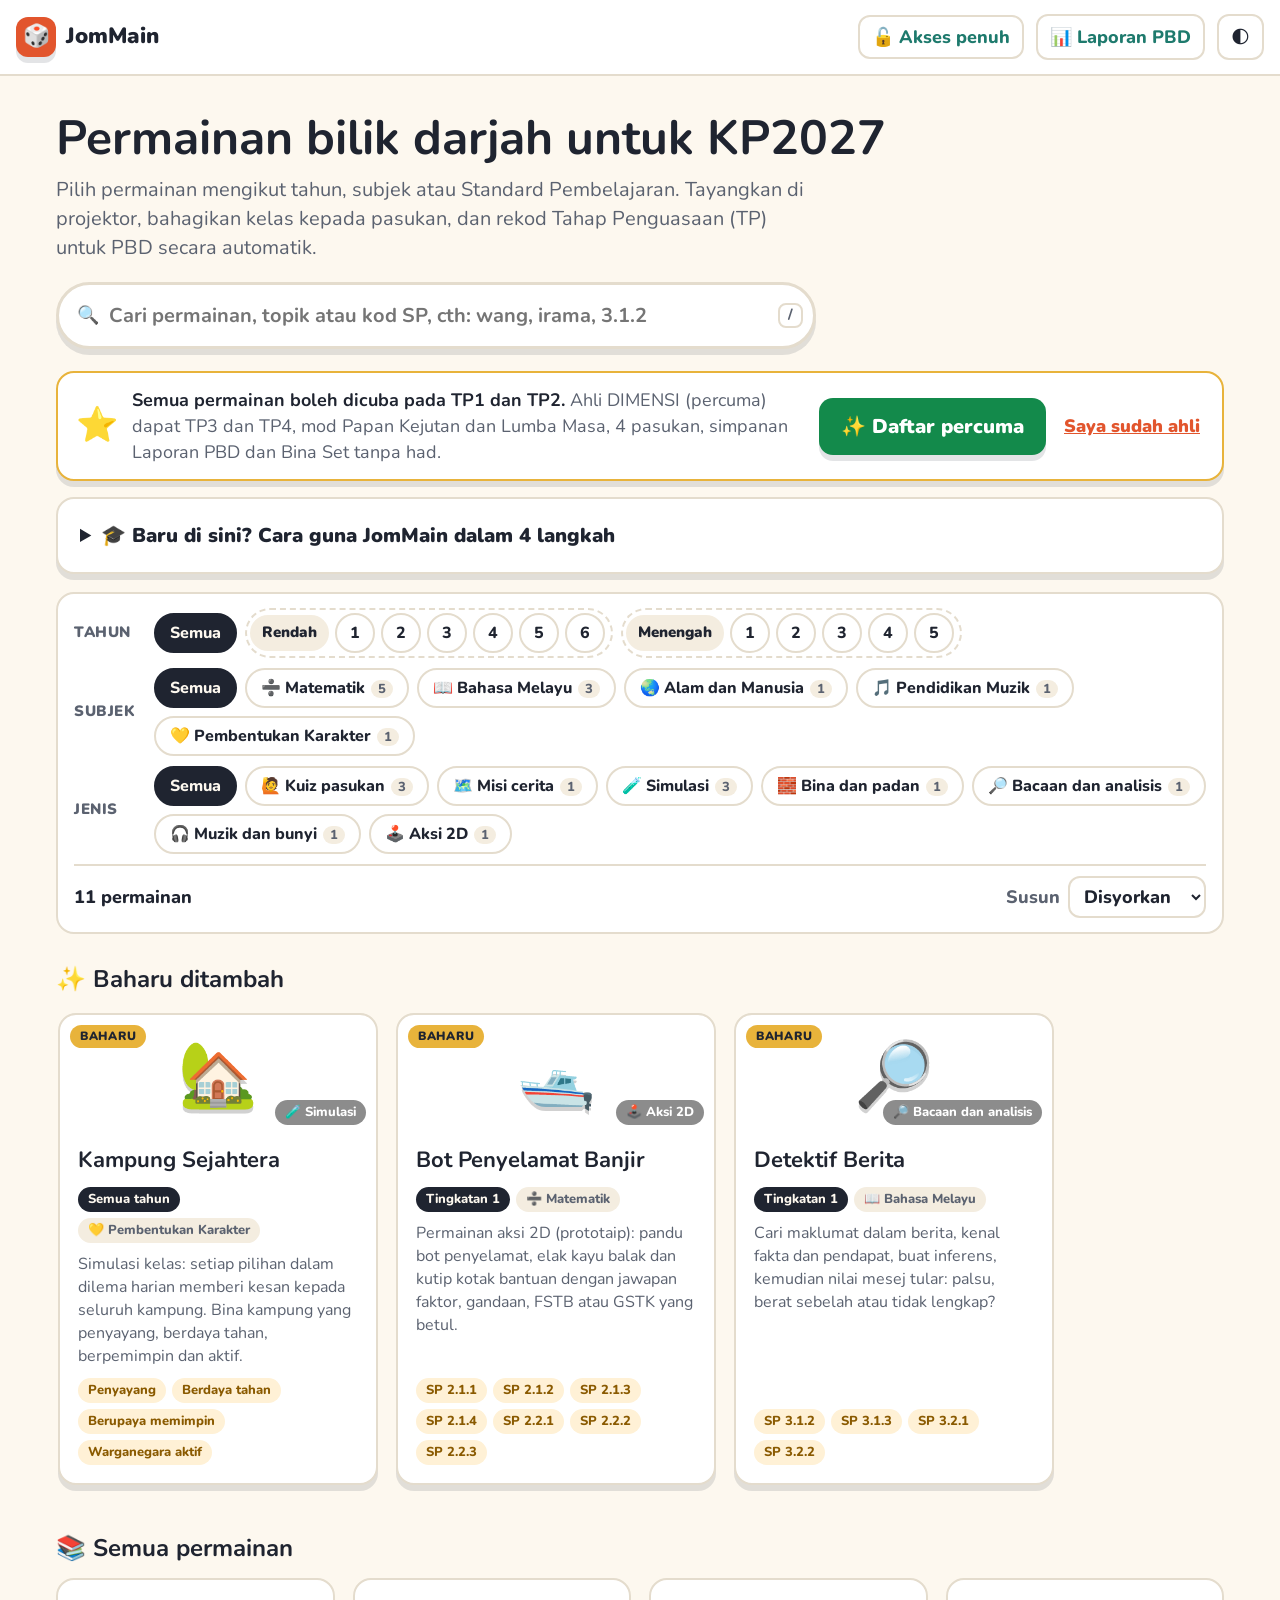
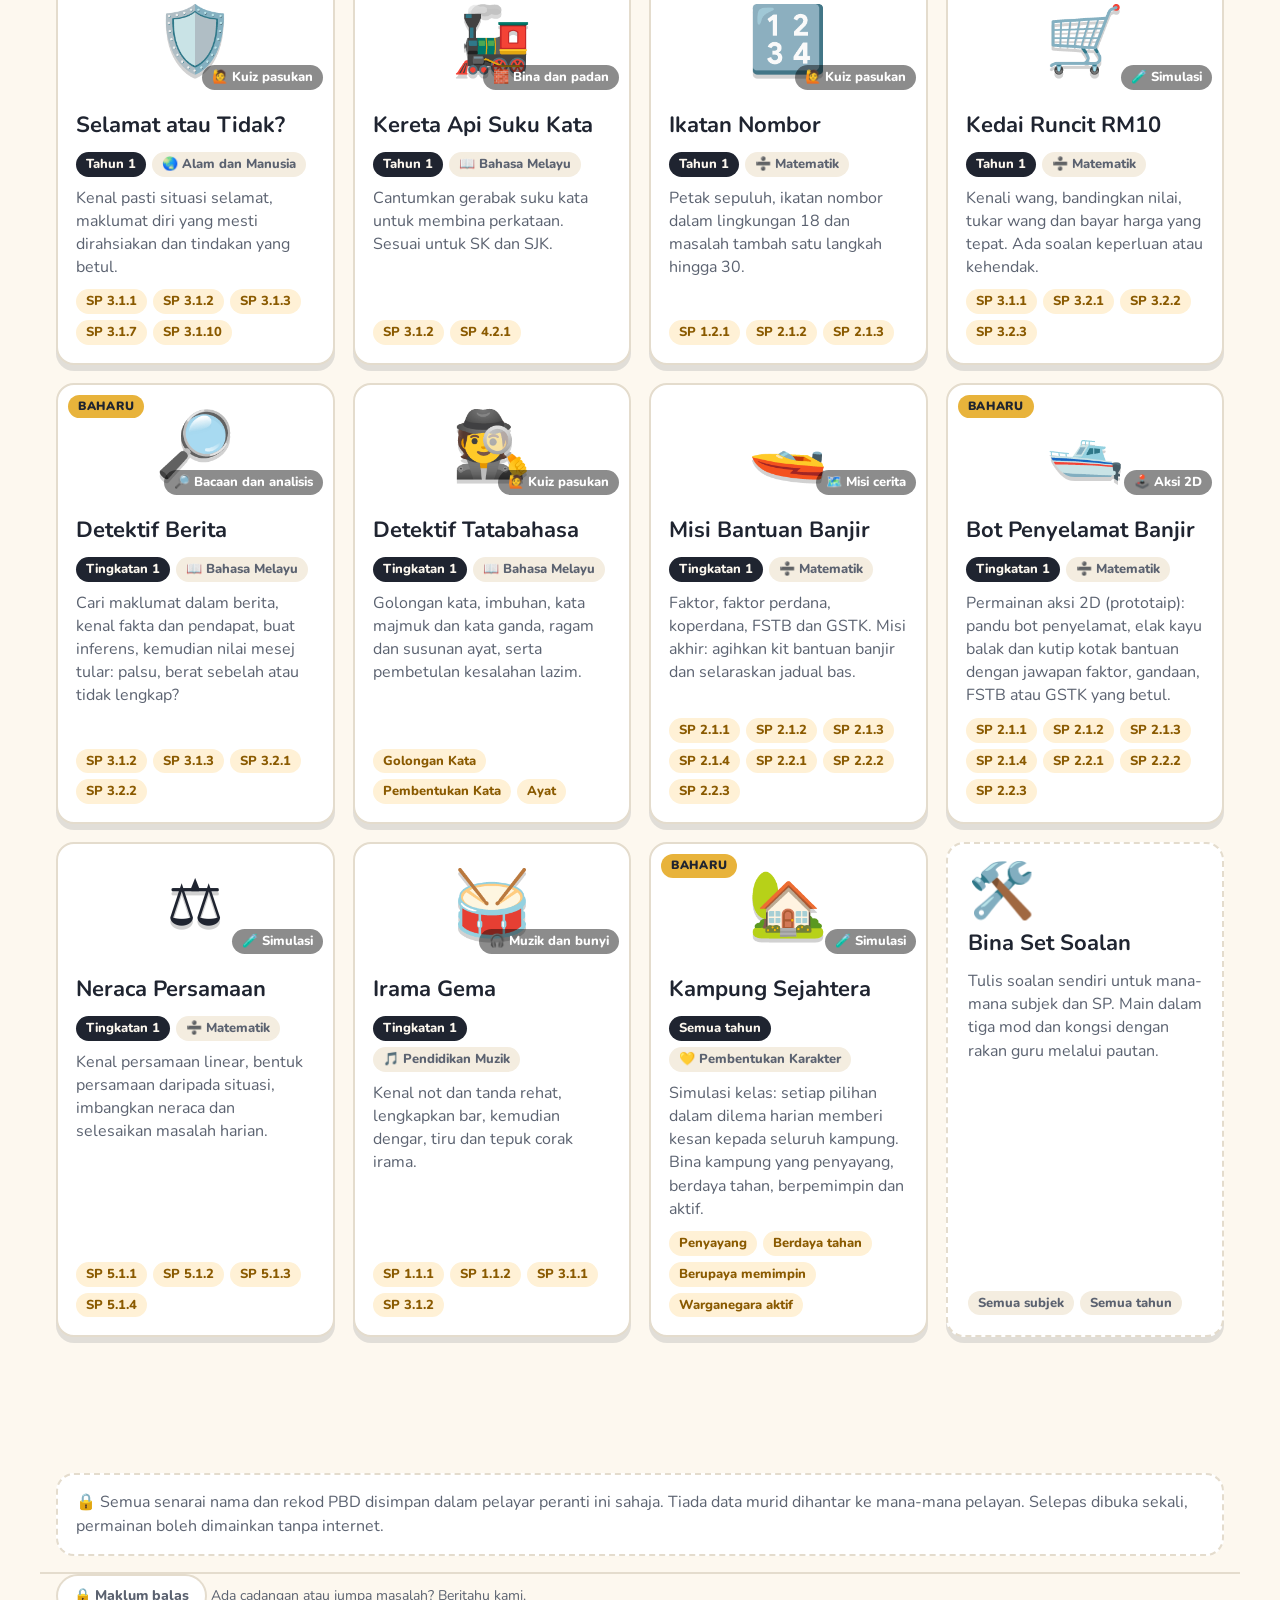
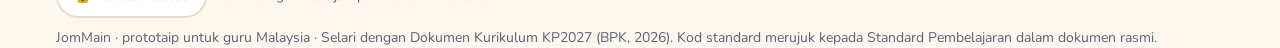
<file: index.html>
<!doctype html>
<html lang="ms">
<head>
  <meta charset="utf-8">
  <meta name="viewport" content="width=device-width, initial-scale=1">
  <title>JomMain</title>
  <meta name="description" content="Permainan bilik darjah percuma untuk guru Malaysia, selari dengan Kurikulum Persekolahan 2027 (KP2027). Sedia untuk projektor dan boleh digunakan tanpa internet.">
  <meta name="theme-color" content="#e2552d">
  <link rel="icon" href="icon.svg" type="image/svg+xml">
  <link rel="manifest" href="manifest.webmanifest">
  <link rel="preconnect" href="https://fonts.googleapis.com">
  <link rel="preconnect" href="https://fonts.gstatic.com" crossorigin>
  <link href="https://fonts.googleapis.com/css2?family=Nunito:wght@600;700;800;900&display=swap" rel="stylesheet">
  <link rel="stylesheet" href="css/app.css">
</head>
<body>
  <header class="topbar">
    <a class="logo" href="./"><span class="logo-mark">🎲</span>JomMain</a>
    <span class="spacer"></span>
    <span id="memberSlot"></span>
    <a class="icon-btn" href="laporan.html" style="text-decoration:none">📊 Laporan PBD</a>
    <button class="icon-btn" id="theme" type="button" title="Tema terang atau gelap">🌓</button>
  </header>

  <main class="wrap">
    <section class="hero">
      <h1>Permainan bilik darjah untuk KP2027</h1>
      <p>Pilih permainan mengikut tahun, subjek atau Standard Pembelajaran. Tayangkan di projektor, bahagikan kelas kepada pasukan, dan rekod Tahap Penguasaan (TP) untuk PBD secara automatik.</p>
      <label class="search" for="q">
        <span aria-hidden="true">🔍</span>
        <input id="q" type="search" autocomplete="off" enterkeyhint="search" placeholder="Cari permainan, topik atau kod SP, cth: wang, irama, 3.1.2" aria-label="Cari permainan">
        <kbd title="Tekan / untuk mencari">/</kbd>
      </label>
    </section>

    <div class="join-strip" id="joinStrip" hidden></div>

    <details class="panel quick-guide">
      <summary>🎓 Baru di sini? Cara guna JomMain dalam 4 langkah</summary>
      <ol class="guide-steps">
        <li><span>🎮</span><b>Pilih permainan</b>Cari atau tapis mengikut tahun, subjek dan jenis permainan. Setiap permainan dipadankan dengan Standard Pembelajaran KP2027.</li>
        <li><span>🎓</span><b>Tonton tutorial</b>Tutorial terbuka pada kali pertama. Ada langkah untuk guru, langkah untuk murid dan satu soalan latihan. Buka semula dengan butang ❓.</li>
        <li><span>📽️</span><b>Main bersama kelas</b>Tayangkan di projektor. Bahagikan kelas kepada pasukan. Murid menjawab secara lisan, guru menekan jawapan.</li>
        <li><span>📊</span><b>Simpan rekod PBD</b>Selepas bermain, tandakan adab dan simpan TP pasukan ke Laporan PBD.</li>
      </ol>
    </details>

    <section class="browse" id="browse" aria-label="Tapis permainan">
      <div class="f-row"><span class="f-label">Tahun</span><div class="f-chips" id="fYear"></div></div>
      <div class="f-row"><span class="f-label">Subjek</span><div class="f-chips" id="fSubject"></div></div>
      <div class="f-row"><span class="f-label">Jenis</span><div class="f-chips" id="fGenre"></div></div>
      <div class="f-bar">
        <span id="count" aria-live="polite"></span>
        <span id="active" class="f-active"></span>
        <span class="spacer"></span>
        <label class="f-sort">Susun
          <select id="sort">
            <option value="sp">Disyorkan</option>
            <option value="new">Terbaru</option>
            <option value="az">A hingga Z</option>
          </select>
        </label>
      </div>
    </section>

    <section id="newRow" hidden>
      <h2 class="section-title">✨ Baharu ditambah</h2>
      <div class="row-scroll" id="newGames"></div>
    </section>

    <h2 class="section-title" id="allTitle">📚 Semua permainan</h2>
    <div class="empty panel" id="empty" hidden></div>
    <div class="grid" id="ready"></div>

    <h2 class="section-title" id="mineTitle" hidden>📝 Set saya</h2>
    <div class="grid" id="mine"></div>

    <h2 class="section-title" id="soonTitle" hidden>Akan datang</h2>
    <div class="grid" id="soon"></div>

    <p class="note">🔒 Semua senarai nama dan rekod PBD disimpan dalam pelayar peranti ini sahaja. Tiada data murid dihantar ke mana-mana pelayan. Selepas dibuka sekali, permainan boleh dimainkan tanpa internet.</p>
  </main>

  <footer class="wrap">
    <p id="fbSlot" style="margin:0 0 10px"></p>
    JomMain · prototaip untuk guru Malaysia · Selari dengan Dokumen Kurikulum KP2027 (BPK, 2026). Kod standard merujuk kepada Standard Pembelajaran dalam dokumen rasmi.
  </footer>

  <script type="module">
    import { h, store, applyTheme, cycleTheme, registerSW } from './js/core.js';
    import { GAMES } from './js/data.js';
    import { ready as memberReady, isMember, badge, DAFTAR_URL, rememberBack } from './js/ahli.js';
    // Defined here, not imported: a visitor's service worker may still serve last version's data.js on the first load after an update.
    const spLabel = (s) => (/^\d/.test(s) ? 'SP ' + s : s);
    const GENRES = ['Kuiz pasukan', 'Misi cerita', 'Simulasi', 'Bina dan padan', 'Bacaan dan analisis', 'Muzik dan bunyi', 'Aksi 2D'];
    const RENDAH = ['Tahun 1', 'Tahun 2', 'Tahun 3', 'Tahun 4', 'Tahun 5', 'Tahun 6'];
    const MENENGAH = ['Tingkatan 1', 'Tingkatan 2', 'Tingkatan 3', 'Tingkatan 4', 'Tingkatan 5'];
    const ICON = { 'Bahasa Melayu': '📖', 'Bahasa Inggeris': '🔤', 'Matematik': '➗', 'Alam dan Manusia': '🌏', 'Sains': '🔬', 'Pendidikan Islam': '🕌', 'Pendidikan Moral': '🤲', 'Sejarah': '🏛️', 'Geografi': '🗺️', 'Pendidikan Jasmani': '⚽', 'Pendidikan Jasmani dan Pendidikan Kesihatan': '⚽', 'Pendidikan Seni Visual': '🎨', 'Pendidikan Muzik': '🎵', 'Bahasa Cina': '🀄', 'Bahasa Tamil': '🪷', 'Pembentukan Karakter': '💛', 'Lain-lain': '🧩' };
    const HUE = { 'Bahasa Melayu': 12, 'Matematik': 210, 'Alam dan Manusia': 140, 'Pendidikan Muzik': 285, 'Pembentukan Karakter': 42, 'Sains': 170, 'Bahasa Inggeris': 330, 'Sejarah': 25 };
    const GENRE_ICON = { 'Kuiz pasukan': '🙋', 'Misi cerita': '🗺️', 'Simulasi': '🧪', 'Bina dan padan': '🧱', 'Bacaan dan analisis': '🔎', 'Muzik dan bunyi': '🎧', 'Aksi 2D': '🕹️' };
    // Short words teachers type, mapped to the words used in the catalogue.
    const ALIAS = { bm: 'bahasa melayu', bi: 'bahasa inggeris', math: 'matematik', maths: 'matematik', mt: 'matematik', sn: 'sains', muzik: 'muzik', ting: 'tingkatan', tg: 'tingkatan', thn: 'tahun', karakter: 'pembentukan karakter', moral: 'karakter', duit: 'wang', bahagi: 'faktor', aksi: 'aksi 2d', '2d': 'aksi 2d' };
    const NEW_COUNT = 3;

    applyTheme(); registerSW();
    document.getElementById('theme').addEventListener('click', cycleTheme);

    const ready = GAMES.filter((g) => g.ready);
    const order = new Map(GAMES.map((g, i) => [g.id, i]));
    const newIds = new Set(ready.slice(-NEW_COUNT).map((g) => g.id));
    const fold = (t) => String(t || '').toLowerCase().normalize('NFD').replace(/[̀-ͯ]/g, '');
    const hay = (g) => fold([g.title, g.desc, g.topic, g.subject, g.level, g.genre, ...(g.sp || []), ...(g.sp || []).map(spLabel)].join(' '));
    const sets = () => store.get('sets', []);

    // State: URL first (so a filtered link can be shared), then the teacher's last choice.
    const url = new URLSearchParams(location.search);
    const fromUrl = ['q', 'tahun', 'subjek', 'jenis'].some((k) => url.has(k));
    const st = {
      q: url.get('q') || '',
      year: url.get('tahun') || (fromUrl ? '' : store.get('home:year', '')),
      subject: url.get('subjek') || (fromUrl ? '' : store.get('home:subj', '')),
      genre: url.get('jenis') || '',
      sort: url.get('susun') || 'sp',
    };
    const qInput = document.getElementById('q');
    const sortSel = document.getElementById('sort');
    qInput.value = st.q; sortSel.value = st.sort;

    const yearOk = (lvl, y) => !y || lvl === y || lvl === 'Semua' || (y === 'Rendah' && RENDAH.includes(lvl)) || (y === 'Menengah' && MENENGAH.includes(lvl));
    function matches(g, skip) {
      if (skip !== 'year' && !yearOk(g.level, st.year)) return false;
      if (skip !== 'subject' && st.subject && g.subject !== st.subject) return false;
      if (skip !== 'genre' && st.genre && g.genre !== st.genre) return false;
      const words = fold(st.q).split(/\s+/).filter(Boolean);
      if (!words.length) return true;
      const text = hay(g);
      return words.every((w) => text.includes(w) || (ALIAS[w] && text.includes(ALIAS[w])) || (/^\d$/.test(w) && text.includes(' ' + w)));
    }
    const setFit = (s, skip) => matches({ title: s.title, desc: '', topic: '', subject: s.subject, level: s.year, genre: 'Kuiz pasukan', sp: s.sp || [] }, skip);

    function save() {
      store.set('home:year', st.year); store.set('home:subj', st.subject);
      const p = new URLSearchParams();
      if (st.q) p.set('q', st.q);
      if (st.year) p.set('tahun', st.year);
      if (st.subject) p.set('subjek', st.subject);
      if (st.genre) p.set('jenis', st.genre);
      if (st.sort !== 'sp') p.set('susun', st.sort);
      history.replaceState(null, '', p.toString() ? '?' + p : location.pathname);
    }

    const chip = (label, value, key, count, extra = {}) => {
      const on = st[key] === value;
      return h('button', { class: 'chip' + (extra.small ? ' sm' : ''), type: 'button', 'aria-pressed': String(on), 'data-empty': count === 0 && !on ? '' : null,
        title: count == null ? null : (extra.title || '') + `${count} permainan`,
        onclick: () => { st[key] = on ? '' : value; save(); render(); } },
        extra.icon ? h('span', { 'aria-hidden': 'true' }, extra.icon + ' ') : null, label,
        count && !extra.small ? h('span', { class: 'n' }, count) : null);
    };
    const countFor = (key, value) => {
      const saved = st[key]; st[key] = value;
      const n = ready.filter((g) => matches(g)).length + sets().filter((s) => setFit(s)).length;
      st[key] = saved; return n;
    };

    function renderFilters() {
      const yr = (list, short) => list.map((y) => chip(y.replace(short, ''), y, 'year', countFor('year', y), { small: true, title: y + ': ' }));
      document.getElementById('fYear').replaceChildren(
        chip('Semua', '', 'year'),
        h('span', { class: 'f-group' }, h('button', { class: 'f-group-name', type: 'button', 'aria-pressed': String(st.year === 'Rendah'), onclick: () => { st.year = st.year === 'Rendah' ? '' : 'Rendah'; save(); render(); } }, 'Rendah'), ...yr(RENDAH, 'Tahun ')),
        h('span', { class: 'f-group' }, h('button', { class: 'f-group-name', type: 'button', 'aria-pressed': String(st.year === 'Menengah'), onclick: () => { st.year = st.year === 'Menengah' ? '' : 'Menengah'; save(); render(); } }, 'Menengah'), ...yr(MENENGAH, 'Tingkatan ')));
      const subjects = [...new Set([...ready.map((g) => g.subject), ...sets().map((s) => s.subject)])];
      document.getElementById('fSubject').replaceChildren(chip('Semua', '', 'subject'),
        ...subjects.map((s) => chip(s, s, 'subject', countFor('subject', s), { icon: ICON[s] || '🧩' })));
      const genres = GENRES.filter((x) => ready.some((g) => g.genre === x));
      document.getElementById('fGenre').replaceChildren(chip('Semua', '', 'genre'),
        ...genres.map((x) => chip(x, x, 'genre', countFor('genre', x), { icon: GENRE_ICON[x] })));
      document.getElementById('fGenre').parentElement.hidden = !genres.length;
    }

    const yearText = (lvl) => (lvl === 'Semua' ? 'Semua tahun' : lvl);
    const card = (g) => {
      const hue = HUE[g.subject] ?? 200;
      const body = [
        h('div', { class: 'thumb', style: { '--h': hue } },
          h('span', { class: 'emoji' }, g.emoji),
          newIds.has(g.id) ? h('span', { class: 'badge-new' }, 'BAHARU') : null,
          g.genre ? h('span', { class: 'badge-genre' }, (GENRE_ICON[g.genre] || '') + ' ' + g.genre) : null),
        h('h3', {}, g.title),
        h('div', { class: 'tags' }, h('span', { class: 'tag year' }, yearText(g.level)), h('span', { class: 'tag' }, (ICON[g.subject] || '') + ' ' + g.subject)),
        h('p', {}, g.desc),
        g.sp.length ? h('div', { class: 'tags' }, g.sp.map((s) => h('span', { class: 'tag sp' }, spLabel(s)))) : null,
      ];
      return g.ready ? h('a', { class: 'card game-card', href: `game.html?g=${g.id}` }, body) : h('div', { class: 'card soon', 'aria-disabled': 'true' }, body);
    };
    const makeCard = () => h('a', { class: 'card make', href: 'bina.html' },
      h('div', { class: 'emoji' }, '🛠️'), h('h3', {}, 'Bina Set Soalan'),
      h('p', {}, 'Tulis soalan sendiri untuk mana-mana subjek dan SP. Main dalam tiga mod dan kongsi dengan rakan guru melalui pautan.'),
      h('div', { class: 'tags' }, h('span', { class: 'tag' }, 'Semua subjek'), h('span', { class: 'tag' }, 'Semua tahun')));

    const firstSp = (g) => (g.sp || []).find((x) => /^\d/.test(x)) || '9';
    const LEVEL_RANK = [...RENDAH, ...MENENGAH];
    const sorters = {
      sp: (a, b) => (LEVEL_RANK.indexOf(a.level) + 1 || 99) - (LEVEL_RANK.indexOf(b.level) + 1 || 99) || a.subject.localeCompare(b.subject, 'ms') || firstSp(a).localeCompare(firstSp(b), 'ms', { numeric: true }),
      new: (a, b) => order.get(b.id) - order.get(a.id),
      az: (a, b) => a.title.localeCompare(b.title, 'ms'),
    };

    function render() {
      renderFilters();
      const filtering = !!(st.q || st.year || st.subject || st.genre);
      const list = ready.filter((g) => matches(g)).sort(sorters[st.sort] || sorters.sp);
      const mine = sets().filter((s) => setFit(s));
      document.getElementById('count').textContent = `${list.length} permainan` + (mine.length ? ` · ${mine.length} set saya` : '');
      const act = [st.q && `“${st.q}”`, st.year, st.subject, st.genre].filter(Boolean);
      document.getElementById('active').replaceChildren(...(act.length ? [
        h('button', { class: 'link-btn', type: 'button', onclick: () => { Object.assign(st, { q: '', year: '', subject: '', genre: '' }); qInput.value = ''; save(); render(); } }, '↺ Kosongkan tapisan')] : []));

      const newRow = document.getElementById('newRow');
      newRow.hidden = filtering;
      if (!filtering) document.getElementById('newGames').replaceChildren(...ready.filter((g) => newIds.has(g.id)).reverse().map(card));
      document.getElementById('allTitle').textContent = filtering ? '🎯 Hasil carian' : '📚 Semua permainan';

      document.getElementById('ready').replaceChildren(...list.map(card), makeCard());
      const empty = document.getElementById('empty');
      const specific = !st.year || ready.some((g) => g.level !== 'Semua' && yearOk(g.level, st.year));
      empty.hidden = list.length > 0 && specific;
      if (!empty.hidden) empty.replaceChildren(
        h('b', {}, list.length ? `🚧 Belum ada permainan khusus untuk ${st.year}.` : '🙈 Tiada permainan sepadan lagi.'),
        h('p', {}, list.length ? 'Permainan di atas sesuai untuk semua tahun. Permainan baharu sedang dibina. Sementara itu, anda boleh bina set soalan sendiri dengan kad 🛠️.' : 'Cuba perkataan lain, buang satu tapisan, atau bina set soalan sendiri dengan kad 🛠️.'));
      document.getElementById('mineTitle').hidden = !mine.length;
      document.getElementById('mine').replaceChildren(...mine.map((s) => h('a', { class: 'card', href: `game.html?g=set&id=${encodeURIComponent(s.id)}` },
        h('div', { class: 'emoji' }, s.items[0]?.e || '📝'), h('h3', {}, s.title),
        h('div', { class: 'tags' }, h('span', { class: 'tag year' }, s.year), h('span', { class: 'tag' }, s.subject)),
        h('p', {}, `${s.items.length} soalan · TP${s.tp}`),
        s.sp.length ? h('div', { class: 'tags' }, s.sp.map((c) => h('span', { class: 'tag sp' }, spLabel(c)))) : null)));
      const soon = GAMES.filter((g) => !g.ready && matches(g));
      document.getElementById('soon').replaceChildren(...soon.map(card));
      document.getElementById('soonTitle').hidden = !soon.length;
    }

    let timer;
    qInput.addEventListener('input', () => { clearTimeout(timer); timer = setTimeout(() => { st.q = qInput.value.trim(); save(); render(); }, 120); });
    qInput.addEventListener('keydown', (e) => { if (e.key === 'Escape') { qInput.value = ''; st.q = ''; save(); render(); } });
    sortSel.addEventListener('change', () => { st.sort = sortSel.value; save(); render(); });
    document.addEventListener('keydown', (e) => {
      if (e.key === '/' && document.activeElement !== qInput && !/INPUT|TEXTAREA|SELECT/.test(document.activeElement?.tagName)) { e.preventDefault(); qInput.focus(); }
    });
    render();
    memberReady.then(() => {
      document.getElementById('memberSlot').replaceChildren(badge());
      import('./js/maklum.js').then(({ feedbackButton }) => document.getElementById('fbSlot').replaceChildren(feedbackButton({}), ' Ada cadangan atau jumpa masalah? Beritahu kami.')).catch(() => {});
      const strip = document.getElementById('joinStrip');
      strip.hidden = isMember();
      if (!isMember()) strip.replaceChildren(
        h('span', { class: 'join-emoji', 'aria-hidden': 'true' }, '⭐'),
        h('div', {}, h('b', {}, 'Semua permainan boleh dicuba pada TP1 dan TP2.'), ' Ahli DIMENSI (percuma) dapat TP3 dan TP4, mod Papan Kejutan dan Lumba Masa, 4 pasukan, simpanan Laporan PBD dan Bina Set tanpa had.'),
        h('a', { class: 'btn green', href: DAFTAR_URL, onclick: () => rememberBack() }, '✨ Daftar percuma'),
        h('a', { class: 'link-btn', href: './ahli.html', onclick: () => rememberBack() }, 'Saya sudah ahli'));
    });
  </script>
</body>
</html>
</file>
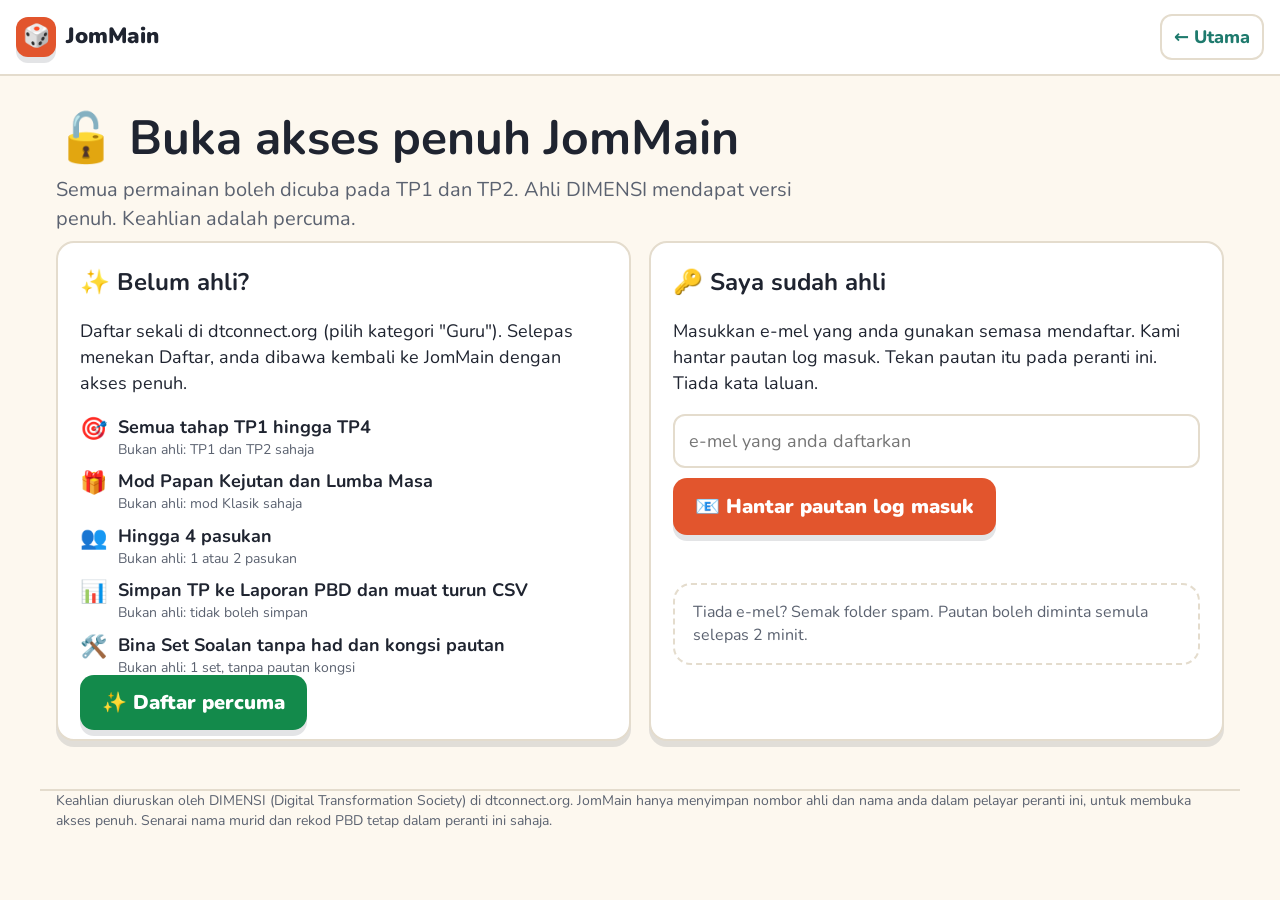
<file: ahli.html>
<!doctype html>
<html lang="ms">
<head>
  <meta charset="utf-8">
  <meta name="viewport" content="width=device-width, initial-scale=1">
  <title>Ahli DIMENSI · JomMain</title>
  <meta name="theme-color" content="#e2552d">
  <meta name="referrer" content="no-referrer">
  <link rel="icon" href="icon.svg" type="image/svg+xml">
  <link rel="manifest" href="manifest.webmanifest">
  <link rel="preconnect" href="https://fonts.googleapis.com">
  <link rel="preconnect" href="https://fonts.gstatic.com" crossorigin>
  <link href="https://fonts.googleapis.com/css2?family=Nunito:wght@600;700;800;900&display=swap" rel="stylesheet">
  <link rel="stylesheet" href="css/app.css">
</head>
<body>
  <header class="topbar">
    <a class="logo" href="./"><span class="logo-mark">🎲</span>JomMain</a>
    <span class="spacer"></span>
    <a class="icon-btn" href="./" style="text-decoration:none">← Utama</a>
  </header>

  <main class="wrap member-page">
    <div id="view"><p class="note">Menyemak keahlian…</p></div>
  </main>

  <footer class="wrap">
    Keahlian diuruskan oleh DIMENSI (Digital Transformation Society) di dtconnect.org. JomMain hanya menyimpan nombor ahli dan nama anda dalam pelayar peranti ini, untuk membuka akses penuh. Senarai nama murid dan rekod PBD tetap dalam peranti ini sahaja.
  </footer>

  <script type="module">
    import { h, applyTheme, registerSW } from './js/core.js';
    import { ready, isMember, memberInfo, signIn, signOut, benefitList, backUrl, DAFTAR_URL, PAUTAN_API, rememberBack } from './js/ahli.js';
    applyTheme(); registerSW();
    const view = document.getElementById('view');

    // A ticket arrives in the URL fragment from the sign-in email or straight after registering.
    // The fragment never reaches a server; it is removed from the address bar once read.
    const m = location.hash.match(/[#&]t=([A-Za-z0-9_.-]+)/);
    let justIn = false, badTicket = false;
    await ready;
    if (m) {
      history.replaceState(null, '', location.pathname);
      if (await signIn(m[1])) justIn = true; else badTicket = !isMember();
    }

    // A link opened while this page is already showing only changes the fragment, so read it again.
    addEventListener('hashchange', () => { if (/[#&]t=/.test(location.hash)) location.reload(); });

    const date = (s) => new Date(s * 1000).toLocaleDateString('ms-MY', { day: 'numeric', month: 'long', year: 'numeric' });

    function memberView() {
      const p = memberInfo();
      const back = backUrl();
      view.replaceChildren(
        h('section', { class: 'hero' },
          h('h1', {}, justIn ? `🎉 Selamat datang, ${p.nama}!` : '⭐ Anda ahli DIMENSI'),
          h('p', {}, justIn ? 'Akses penuh JomMain sudah dibuka pada peranti ini.' : `Akses penuh JomMain aktif pada peranti ini untuk ${p.nama}.`)),
        h('section', { class: 'panel member-card' },
          h('div', { class: 'member-no' }, h('small', {}, 'No. ahli'), h('b', {}, p.no)),
          h('p', {}, `Sah hingga ${date(p.exp)}. Untuk komputer kelas atau telefon lain, pilih "Saya sudah ahli" di peranti itu dan masukkan e-mel anda.`),
          benefitList(),
          h('div', { class: 'row' },
            h('a', { class: 'btn green', href: back, style: { textDecoration: 'none' } }, back === './' ? '🎮 Mula bermain' : '↩️ Kembali ke permainan'),
            h('button', { class: 'btn secondary', type: 'button', onclick: () => { if (confirm('Log keluar akses ahli daripada peranti ini? Rekod PBD dan senarai nama tidak dipadam.')) { signOut(); justIn = false; guestView(); } } }, 'Log keluar dari peranti ini'))));
    }

    function guestView() {
      const email = h('input', { type: 'email', required: true, autocomplete: 'email', placeholder: 'e-mel yang anda daftarkan', 'aria-label': 'E-mel ahli' });
      const msg = h('p', { class: 'form-msg', role: 'status' });
      const send = h('button', { class: 'btn', type: 'submit' }, '📧 Hantar pautan log masuk');
      const form = h('form', { class: 'row signin', onsubmit: async (e) => {
        e.preventDefault();
        if (!email.value.trim()) return;
        send.disabled = true; msg.className = 'form-msg'; msg.textContent = 'Sedang dihantar…';
        try {
          const r = await fetch(PAUTAN_API, { method: 'POST', headers: { 'Content-Type': 'application/json' }, body: JSON.stringify({ emel: email.value.trim() }) });
          const j = await r.json().catch(() => ({}));
          msg.className = 'form-msg ' + (j.ok ? 'ok' : 'no');
          msg.textContent = j.mesej || (j.ok ? 'Pautan dihantar. Semak e-mel anda.' : 'Tidak dapat menghantar pautan. Cuba lagi.');
        } catch {
          msg.className = 'form-msg no'; msg.textContent = 'Masalah sambungan internet. Cuba lagi.';
        }
        send.disabled = false;
      } }, email, send);

      view.replaceChildren(...[
        h('section', { class: 'hero' },
          h('h1', {}, '🔓 Buka akses penuh JomMain'),
          h('p', {}, 'Semua permainan boleh dicuba pada TP1 dan TP2. Ahli DIMENSI mendapat versi penuh. Keahlian adalah percuma.')),
        badTicket ? h('p', { class: 'panel form-msg no' }, 'Pautan ini tidak sah atau sudah tamat tempoh. Minta pautan baharu di bawah.') : null,
        h('div', { class: 'member-grid' },
          h('section', { class: 'panel' },
            h('h2', {}, '✨ Belum ahli?'),
            h('p', {}, 'Daftar sekali di dtconnect.org (pilih kategori "Guru"). Selepas menekan Daftar, anda dibawa kembali ke JomMain dengan akses penuh.'),
            benefitList(),
            h('a', { class: 'btn green', href: DAFTAR_URL, style: { textDecoration: 'none' } }, '✨ Daftar percuma')),
          h('section', { class: 'panel' },
            h('h2', {}, '🔑 Saya sudah ahli'),
            h('p', {}, 'Masukkan e-mel yang anda gunakan semasa mendaftar. Kami hantar pautan log masuk. Tekan pautan itu pada peranti ini. Tiada kata laluan.'),
            form, msg,
            h('p', { class: 'note' }, 'Tiada e-mel? Semak folder spam. Pautan boleh diminta semula selepas 2 minit.')))].filter(Boolean));
    }

    isMember() ? memberView() : guestView();
    if (!store_ok()) view.prepend(h('p', { class: 'panel form-msg no' }, 'Pelayar ini menyekat storan. Akses ahli tidak dapat disimpan. Cuba pelayar lain atau tetingkap biasa (bukan inkognito).'));
    if (isMember() && justIn) rememberBack('./');

    function store_ok() { try { localStorage.setItem('km:t', '1'); localStorage.removeItem('km:t'); return true; } catch { return false; } }
  </script>
</body>
</html>
</file>
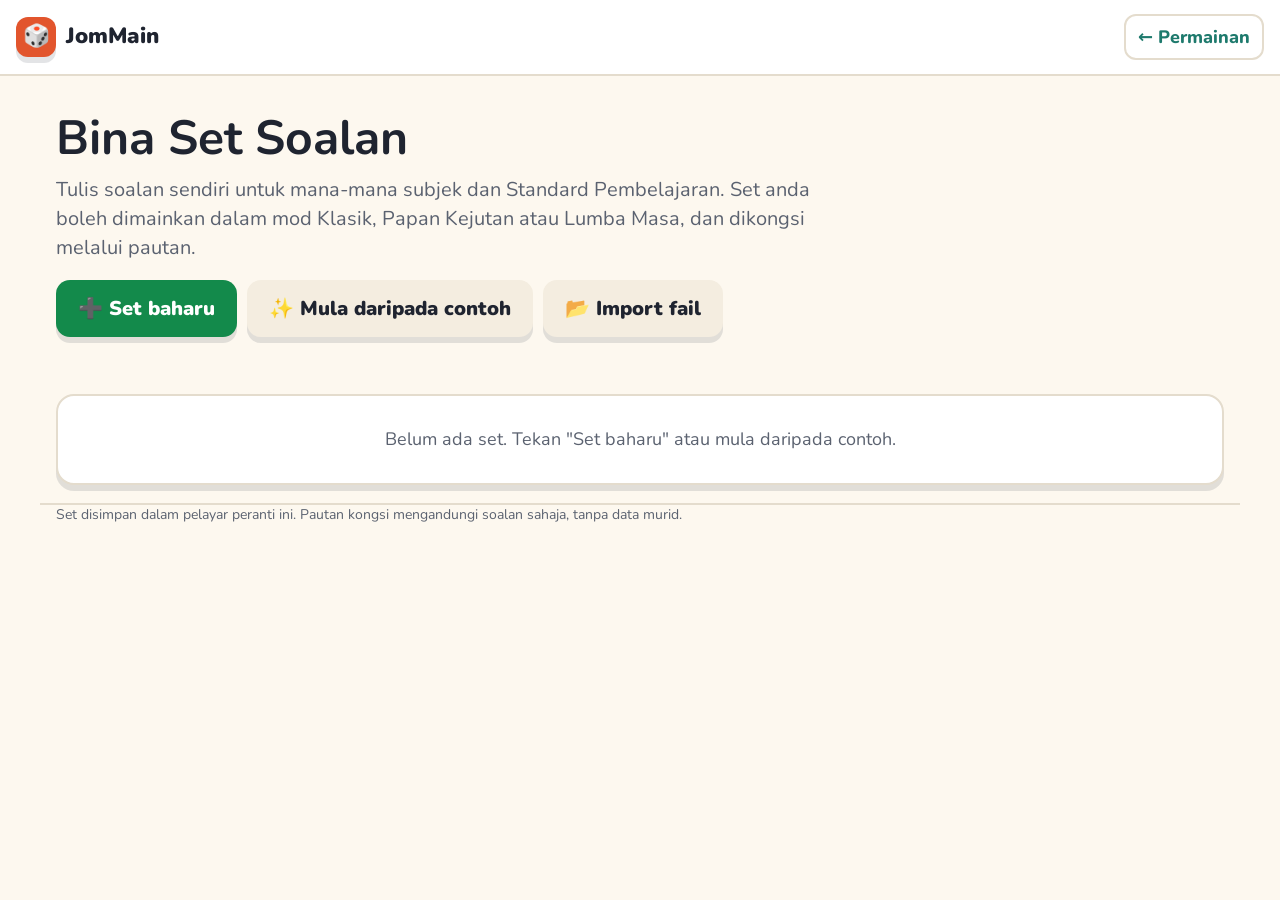
<file: bina.html>
<!doctype html>
<html lang="ms">
<head>
  <meta charset="utf-8">
  <meta name="viewport" content="width=device-width, initial-scale=1">
  <title>Bina Set · JomMain</title>
  <meta name="theme-color" content="#e2552d">
  <link rel="icon" href="icon.svg" type="image/svg+xml">
  <link rel="manifest" href="manifest.webmanifest">
  <link rel="preconnect" href="https://fonts.googleapis.com">
  <link rel="preconnect" href="https://fonts.gstatic.com" crossorigin>
  <link href="https://fonts.googleapis.com/css2?family=Nunito:wght@600;700;800;900&display=swap" rel="stylesheet">
  <link rel="stylesheet" href="css/app.css">
</head>
<body>
  <header class="topbar">
    <a class="logo" href="./"><span class="logo-mark">🎲</span>JomMain</a>
    <span class="spacer"></span>
    <a class="icon-btn" href="./" style="text-decoration:none">← Permainan</a>
  </header>

  <main class="wrap">
    <section class="hero">
      <h1>Bina Set Soalan</h1>
      <p>Tulis soalan sendiri untuk mana-mana subjek dan Standard Pembelajaran. Set anda boleh dimainkan dalam mod Klasik, Papan Kejutan atau Lumba Masa, dan dikongsi melalui pautan.</p>
    </section>
    <div id="view"></div>
  </main>

  <footer class="wrap">Set disimpan dalam pelayar peranti ini. Pautan kongsi mengandungi soalan sahaja, tanpa data murid.</footer>

  <script type="module">
    import { h, store, uid, applyTheme, registerSW, downloadFile } from './js/core.js';
    import { TP, YEARS, SUBJECTS, SAMPLE_SET, maxTPFor } from './js/data.js';
    import { encodeSet, sanitizeSet } from './js/games/set.js';
    import { ready as memberReady, isMember, gate, FREE_MAX_SETS } from './js/ahli.js';
    await memberReady;
    const canAdd = () => isMember() || store.get('sets', []).length < FREE_MAX_SETS;
    applyTheme(); registerSW();
    const view = document.getElementById('view');

    function list() {
      const sets = store.get('sets', []);
      const fileInput = h('input', { type: 'file', accept: '.json,application/json', style: { display: 'none' } });
      fileInput.addEventListener('change', async () => {
        const file = fileInput.files[0];
        if (!file) return;
        try {
          const set = sanitizeSet(JSON.parse(await file.text()));
          if (!set) throw new Error('bad');
          if (!canAdd()) { gate('Lebih daripada 1 set soalan'); return; }
          store.set('sets', [...sets, { ...set, id: uid() }]); list();
        } catch { alertBox.textContent = 'Fail ini bukan set JomMain yang sah.'; }
      });
      const alertBox = h('p', { style: { color: 'var(--no)', minHeight: '1.2em' } });

      view.replaceChildren(
        h('div', { class: 'row', style: { marginBottom: '16px' } },
          h('button', { class: 'btn green', type: 'button', onclick: () => (canAdd() ? edit() : gate('Lebih daripada 1 set soalan')) }, canAdd() ? '➕ Set baharu' : '🔒 Set baharu'),
          h('button', { class: 'btn secondary', type: 'button', onclick: () => (canAdd() ? edit(null, structuredClone(SAMPLE_SET)) : gate('Lebih daripada 1 set soalan')) }, '✨ Mula daripada contoh'),
          h('button', { class: 'btn secondary', type: 'button', onclick: () => (canAdd() ? fileInput.click() : gate('Lebih daripada 1 set soalan')) }, '📂 Import fail'),
          fileInput),
        alertBox,
        sets.length ? h('div', { class: 'grid' }, sets.map((s) => {
          const share = h('button', { class: 'icon-btn', type: 'button' }, isMember() ? '🔗 Salin pautan' : '🔒 Salin pautan');
          share.addEventListener('click', async () => {
            if (!isMember()) { gate('Kongsi set melalui pautan'); return; }
            const url = new URL('game.html?g=set', location.href).href + '#s=' + encodeSet(s);
            try { await navigator.clipboard.writeText(url); share.textContent = '✅ Pautan disalin'; }
            catch { prompt('Salin pautan ini:', url); }
          });
          return h('div', { class: 'card' },
            h('div', { class: 'emoji' }, s.items[0]?.e || '📝'),
            h('h3', {}, s.title),
            h('div', { class: 'tags' }, h('span', { class: 'tag' }, s.year), h('span', { class: 'tag' }, s.subject), h('span', { class: 'tag' }, `TP${s.tp}`)),
            h('p', {}, `${s.items.length} soalan`),
            s.sp.length ? h('div', { class: 'tags' }, s.sp.map((c) => h('span', { class: 'tag sp' }, 'SP ' + c))) : null,
            h('div', { class: 'row' },
              h('a', { class: 'btn', href: `game.html?g=set&id=${encodeURIComponent(s.id)}`, style: { textDecoration: 'none', fontSize: '18px', padding: '10px 18px' } }, '▶ Main'),
              h('button', { class: 'icon-btn', type: 'button', onclick: () => edit(s.id) }, '✏️'),
              share,
              h('button', { class: 'icon-btn', type: 'button', title: 'Muat turun fail', onclick: () => downloadFile(`${s.title.replace(/\W+/g, '-')}.json`, JSON.stringify(s, null, 2), 'application/json') }, '⬇️'),
              h('button', { class: 'icon-btn', type: 'button', title: 'Padam', onclick: () => { if (confirm(`Padam set "${s.title}"?`)) { store.set('sets', sets.filter((x) => x.id !== s.id)); list(); } } }, '🗑️')));
        })) : h('div', { class: 'panel empty' }, 'Belum ada set. Tekan "Set baharu" atau mula daripada contoh.'),
      );
    }

    function edit(id, draft) {
      const sets = store.get('sets', []);
      const base = draft || sets.find((s) => s.id === id) || { title: '', subject: 'Bahasa Melayu', year: 'Tahun 1', sp: [], tp: 1, items: [{ e: '', q: '', a: '', wrong: [] }] };
      const s = structuredClone(base);

      const title = h('input', { type: 'text', value: s.title, placeholder: 'Contoh: Kenali Haiwan', 'aria-label': 'Tajuk set', style: { width: '100%' } });
      const subject = h('select', { 'aria-label': 'Subjek' }, SUBJECTS.map((x) => h('option', { selected: x === s.subject }, x)));
      const year = h('select', { 'aria-label': 'Tahun atau tingkatan' }, YEARS.map((x) => h('option', { selected: x === s.year }, x)));
      const sp = h('input', { type: 'text', value: s.sp.join(', '), placeholder: 'Contoh: 1.1.4, 1.1.6', 'aria-label': 'Kod Standard Pembelajaran' });
      const tp = h('select', { 'aria-label': 'Tahap sasaran' });
      const fillTP = () => {
        const max = maxTPFor(year.value);
        const cur = Math.min(Number(tp.value) || s.tp, max);
        tp.replaceChildren(...Array.from({ length: max }, (_, i) => i + 1).map((n) => h('option', { value: n, selected: n === cur }, `TP${n} ${TP[n].label}`)));
      };
      year.addEventListener('change', fillTP);
      fillTP();

      const rows = h('div', { class: 'q-rows' });
      const row = (it) => {
        const e = h('input', { type: 'text', value: it.e, placeholder: '🙂', maxlength: 8, 'aria-label': 'Emoji', class: 'q-emoji' });
        const q = h('textarea', { placeholder: 'Soalan', 'aria-label': 'Soalan', rows: 2 }); q.value = it.q;
        const a = h('input', { type: 'text', value: it.a, placeholder: 'Jawapan betul', 'aria-label': 'Jawapan betul' });
        const w = h('input', { type: 'text', value: it.wrong.join(', '), placeholder: 'Pilihan salah (pisahkan dengan koma). Kosongkan untuk jawapan lisan', 'aria-label': 'Pilihan salah' });
        const box = h('div', { class: 'q-row' }, e, h('div', { class: 'q-fields' }, q, a, w),
          h('button', { class: 'icon-btn', type: 'button', title: 'Buang soalan', onclick: () => box.remove() }, '🗑️'));
        box.read = () => ({ e: e.value.trim(), q: q.value.trim(), a: a.value.trim(), wrong: w.value.split(',').map((x) => x.trim()).filter(Boolean).slice(0, 3) });
        return box;
      };
      s.items.forEach((it) => rows.append(row(it)));
      const msg = h('p', { style: { color: 'var(--no)', minHeight: '1.2em' } });

      const save = () => {
        const items = [...rows.children].map((r) => r.read()).filter((it) => it.q && it.a);
        if (!title.value.trim()) { msg.textContent = 'Isi tajuk set.'; return; }
        if (items.length < 2) { msg.textContent = 'Tulis sekurang-kurangnya 2 soalan yang lengkap dengan jawapan.'; return; }
        const clean = sanitizeSet({
          id: id || uid(), title: title.value, subject: subject.value, year: year.value,
          sp: sp.value.split(',').map((x) => x.trim()).filter(Boolean), tp: Number(tp.value), items,
        });
        const next = id ? sets.map((x) => (x.id === id ? clean : x)) : [...sets, clean];
        if (store.set('sets', next)) list();
        else msg.textContent = 'Storan pelayar disekat. Cuba pelayar lain.';
      };

      view.replaceChildren(
        h('section', { class: 'panel' },
          h('h2', {}, id ? 'Sunting set' : 'Set baharu'),
          h('div', { class: 'form-grid' },
            h('label', {}, 'Tajuk', title),
            h('label', {}, 'Subjek', subject),
            h('label', {}, 'Tahun / Tingkatan', year),
            h('label', {}, 'Kod SP (pilihan)', sp),
            h('label', {}, 'Tahap sasaran', tp))),
        h('section', { class: 'panel' },
          h('h2', {}, 'Soalan'),
          h('p', { style: { color: 'var(--ink-soft)', marginTop: 0 } }, 'Ada pilihan salah: soalan aneka pilihan. Tiada pilihan salah: murid menjawab secara lisan dan guru menanda Betul atau Salah.'),
          rows,
          h('button', { class: 'btn secondary', type: 'button', onclick: () => rows.append(row({ e: '', q: '', a: '', wrong: [] })) }, '➕ Tambah soalan')),
        msg,
        h('div', { class: 'row', style: { marginBottom: '30px' } },
          h('button', { class: 'btn green', type: 'button', onclick: save }, '💾 Simpan set'),
          h('button', { class: 'btn secondary', type: 'button', onclick: list }, 'Batal')),
      );
    }

    list();
  </script>
</body>
</html>
</file>
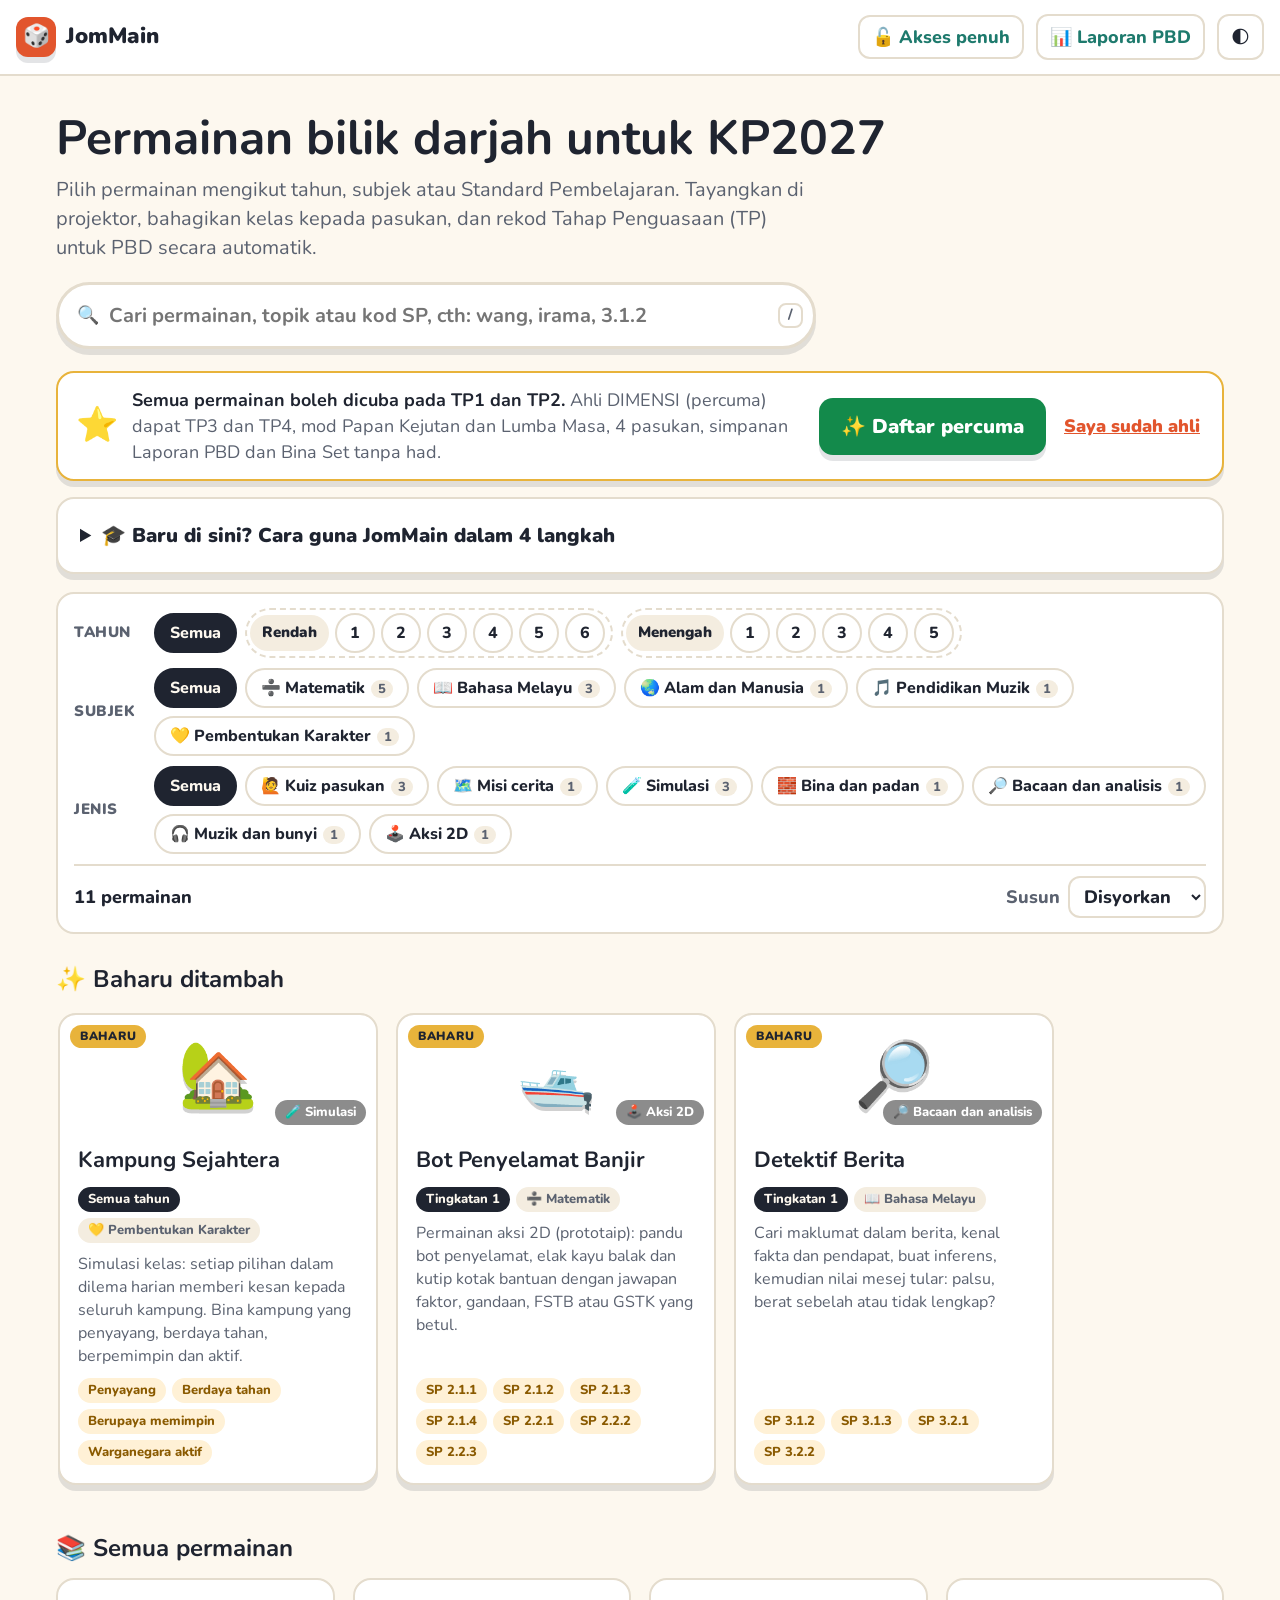
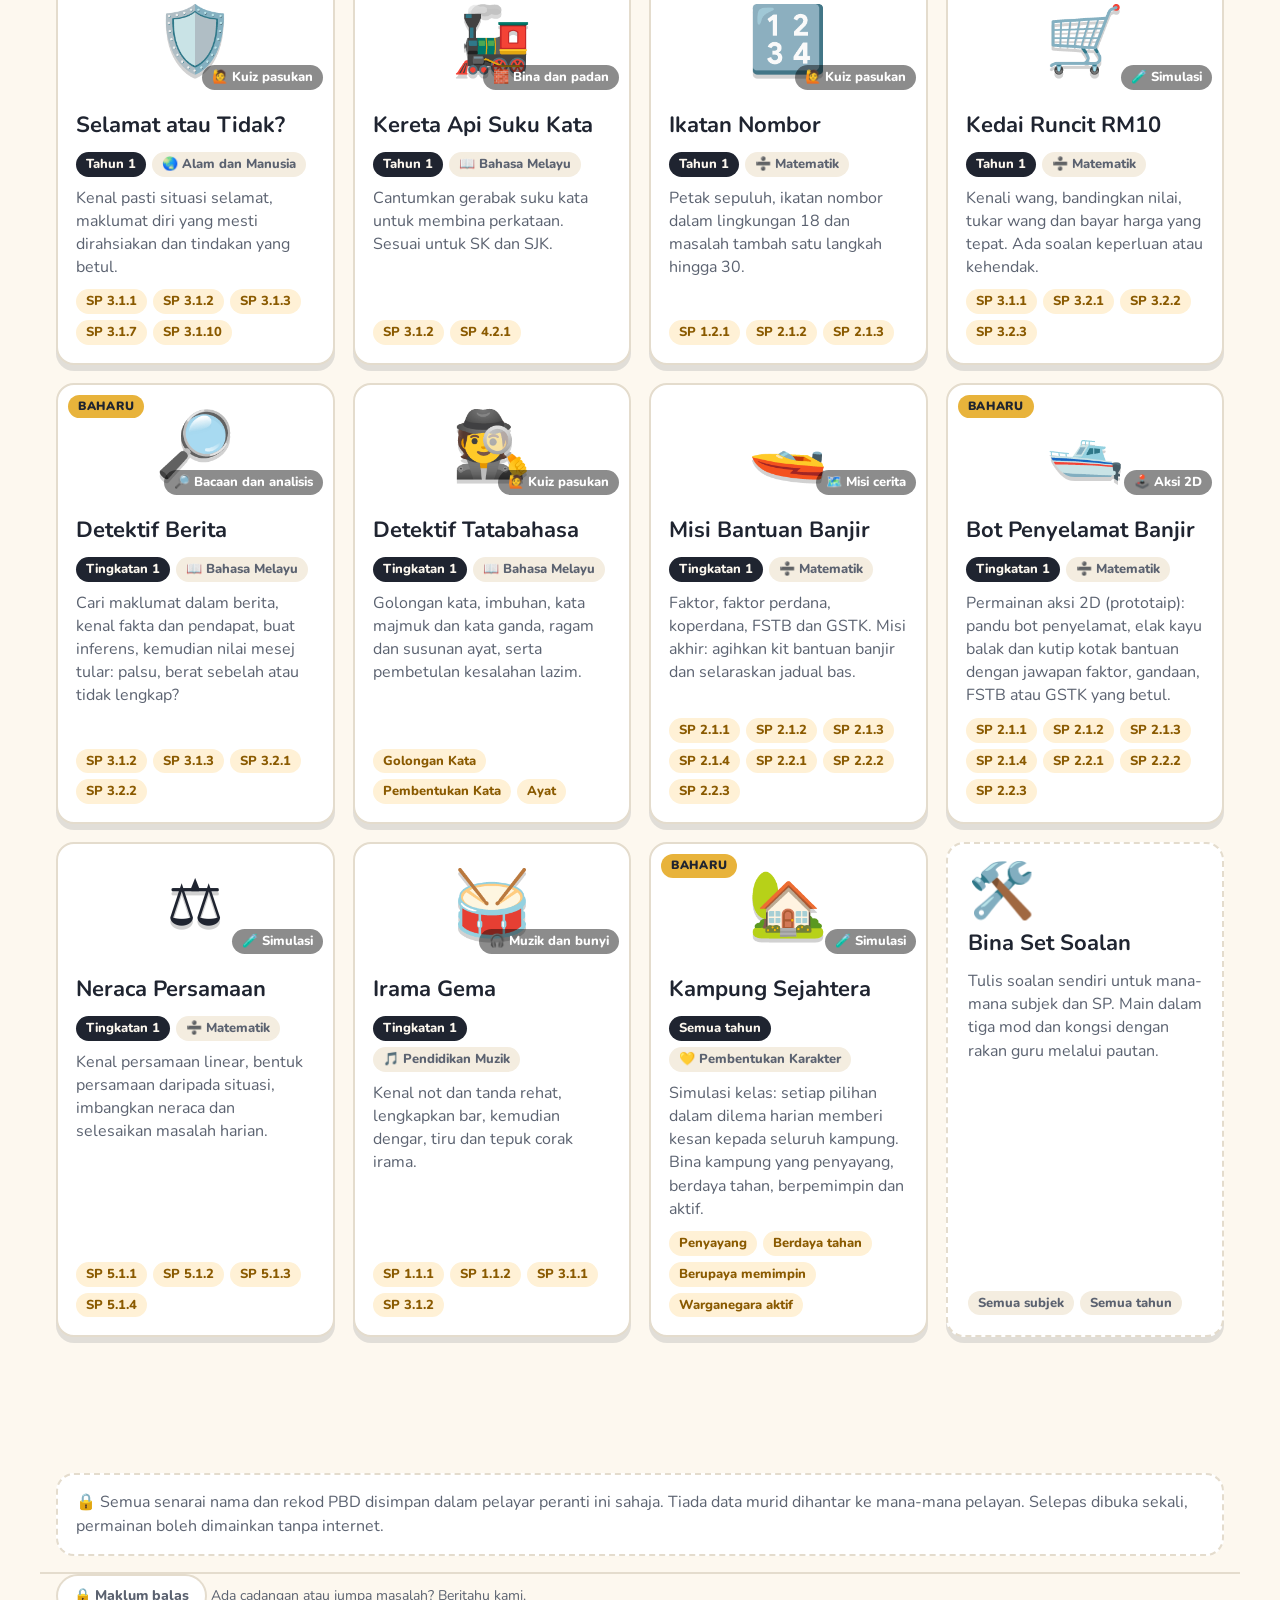
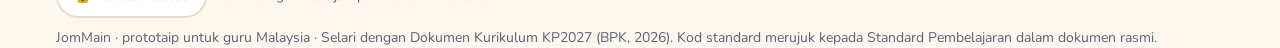
<file: game.html>
<!doctype html>
<html lang="ms">
<head>
  <meta charset="utf-8">
  <meta name="viewport" content="width=device-width, initial-scale=1">
  <title>Permainan · JomMain</title>
  <meta name="theme-color" content="#e2552d">
  <link rel="icon" href="icon.svg" type="image/svg+xml">
  <link rel="manifest" href="manifest.webmanifest">
  <link rel="preconnect" href="https://fonts.googleapis.com">
  <link rel="preconnect" href="https://fonts.gstatic.com" crossorigin>
  <link href="https://fonts.googleapis.com/css2?family=Nunito:wght@600;700;800;900&display=swap" rel="stylesheet">
  <link rel="stylesheet" href="css/app.css">
</head>
<body>
  <div id="app"><p class="empty">Memuatkan permainan…</p></div>
  <noscript><p class="empty">Permainan ini memerlukan JavaScript.</p></noscript>
  <script type="module">
    import { boot } from './js/shell.js';
    boot().catch((err) => {
      console.error(err);
      document.getElementById('app').innerHTML = '<p class="empty">Maaf, permainan tidak dapat dimuatkan. <a href="./">Kembali ke laman utama</a></p>';
    });
  </script>
</body>
</html>
</file>
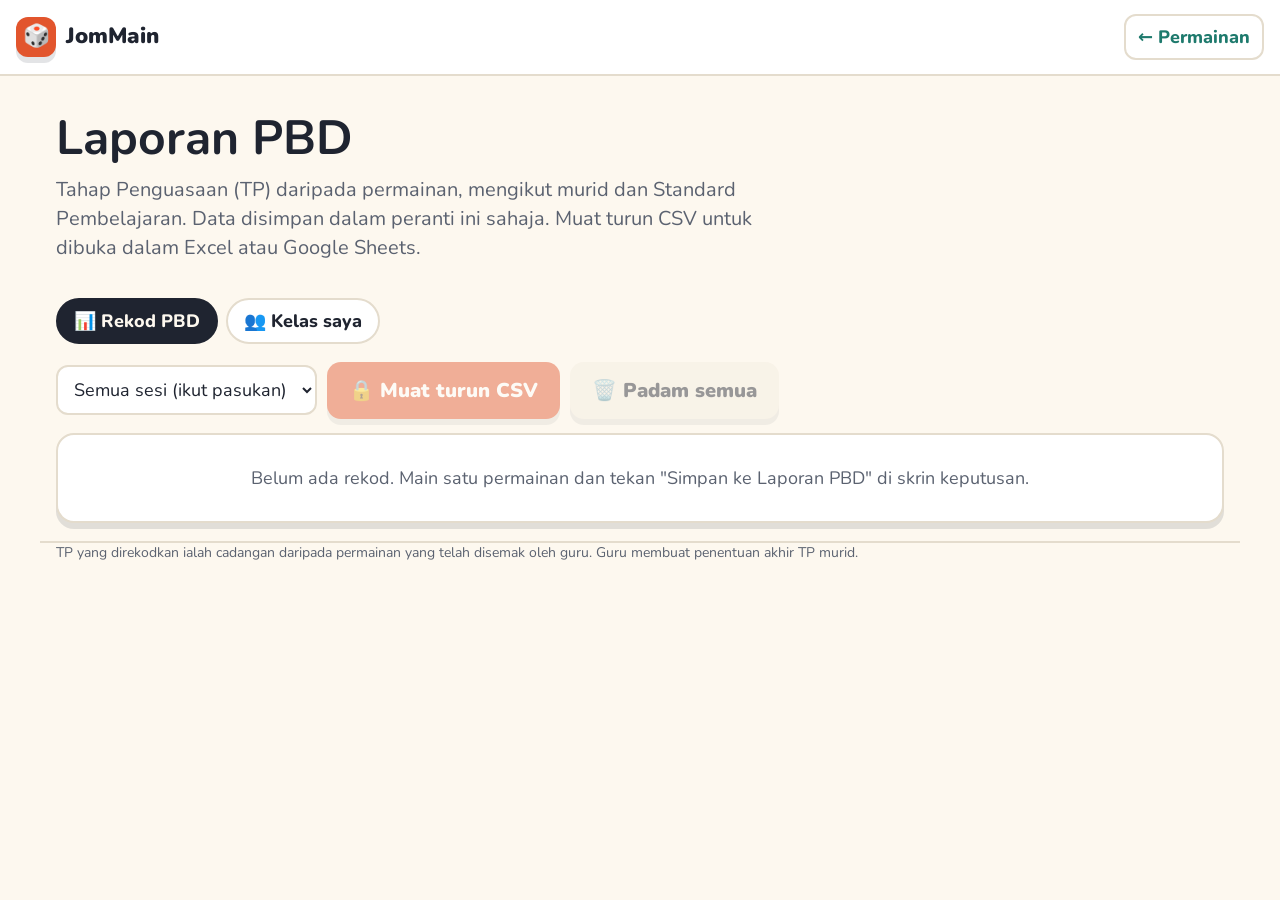
<file: laporan.html>
<!doctype html>
<html lang="ms">
<head>
  <meta charset="utf-8">
  <meta name="viewport" content="width=device-width, initial-scale=1">
  <title>Laporan PBD · JomMain</title>
  <meta name="theme-color" content="#e2552d">
  <link rel="icon" href="icon.svg" type="image/svg+xml">
  <link rel="manifest" href="manifest.webmanifest">
  <link rel="preconnect" href="https://fonts.googleapis.com">
  <link rel="preconnect" href="https://fonts.gstatic.com" crossorigin>
  <link href="https://fonts.googleapis.com/css2?family=Nunito:wght@600;700;800;900&display=swap" rel="stylesheet">
  <link rel="stylesheet" href="css/app.css">
</head>
<body>
  <header class="topbar">
    <a class="logo" href="./"><span class="logo-mark">🎲</span>JomMain</a>
    <span class="spacer"></span>
    <a class="icon-btn" href="./" style="text-decoration:none">← Permainan</a>
  </header>

  <main class="wrap">
    <section class="hero">
      <h1>Laporan PBD</h1>
      <p>Tahap Penguasaan (TP) daripada permainan, mengikut murid dan Standard Pembelajaran. Data disimpan dalam peranti ini sahaja. Muat turun CSV untuk dibuka dalam Excel atau Google Sheets.</p>
    </section>
    <div class="tabs" role="tablist">
      <button class="chip" type="button" role="tab" data-tab="rekod">📊 Rekod PBD</button>
      <button class="chip" type="button" role="tab" data-tab="kelas">👥 Kelas saya</button>
    </div>
    <div id="view"></div>
  </main>

  <footer class="wrap">TP yang direkodkan ialah cadangan daripada permainan yang telah disemak oleh guru. Guru membuat penentuan akhir TP murid.</footer>

  <script type="module">
    import { h, store, uid, applyTheme, registerSW, downloadFile } from './js/core.js';
    import { TP } from './js/data.js';
    import { ready as memberReady, isMember, gate } from './js/ahli.js';
    await memberReady;
    const members = (fn, what) => () => (isMember() ? fn() : gate(what));
    // Defined here, not imported: a visitor's service worker may still serve last version's data.js on the first load after an update.
    const spLabel = (s) => (/^\d/.test(s) ? 'SP ' + s : s);
    applyTheme(); registerSW();

    const view = document.getElementById('view');
    const tabs = [...document.querySelectorAll('[data-tab]')];
    const tpText = (n) => (n > 0 ? `TP${n} ${TP[n].label}` : 'Belum');
    const csvCell = (v) => { const s = String(v ?? ''); return /[",\n]/.test(s) ? `"${s.replace(/"/g, '""')}"` : s; };
    const toCSV = (rows) => rows.map((r) => r.map(csvCell).join(',')).join('\n');
    const today = () => new Date().toISOString().slice(0, 10);

    function show(tab) {
      tabs.forEach((t) => t.setAttribute('aria-pressed', String(t.dataset.tab === tab)));
      history.replaceState(null, '', '#' + tab);
      (tab === 'kelas' ? renderClasses : renderRecords)();
    }
    tabs.forEach((t) => t.addEventListener('click', () => show(t.dataset.tab)));

    // ---------------- Records ----------------
    function renderRecords() {
      const records = store.get('records', []);
      const classes = store.get('classes', []);
      let classId = store.get('report:class', classes[0]?.id || '');
      if (classId && !classes.find((c) => c.id === classId)) classId = '';

      const sel = h('select', { 'aria-label': 'Pilih kelas' },
        h('option', { value: '' }, 'Semua sesi (ikut pasukan)'),
        classes.map((c) => h('option', { value: c.id, selected: c.id === classId }, c.name)));
      sel.addEventListener('change', () => { store.set('report:class', sel.value); renderRecords(); });

      const exportAll = () => downloadFile(`jommain-rekod-${today()}.csv`, toCSV([
        ['Tarikh', 'Kelas', 'Subjek', 'Tahun/Tingkatan', 'Permainan', 'Tahap', 'SP', 'Pasukan', 'Murid', 'Betul', 'Soalan', 'TP', 'Adab'],
        ...records.map((r) => [r.at.slice(0, 16).replace('T', ' '), classes.find((c) => c.id === r.classId)?.name || '', r.subject, r.year, r.title,
          `TP${r.level} ${r.levelTitle}`, r.sp.join(' '), r.team, r.members.join('; '), r.right, r.asked, tpText(r.tp), r.adab.join('; ')]),
      ]));

      const clearAll = () => {
        if (!records.length) return;
        if (confirm(`Padam semua ${records.length} rekod dalam peranti ini? Tindakan ini tidak boleh dibatalkan. Muat turun CSV dahulu jika perlu.`)) {
          store.set('records', []); renderRecords();
        }
      };

      const toolbar = h('div', { class: 'row', style: { marginBottom: '14px' } }, sel,
        h('button', { class: 'btn', type: 'button', onclick: members(exportAll, 'Muat turun CSV'), disabled: !records.length }, isMember() ? '⬇️ Muat turun CSV' : '🔒 Muat turun CSV'),
        h('button', { class: 'btn secondary', type: 'button', onclick: clearAll, disabled: !records.length }, '🗑️ Padam semua'));

      if (!records.length) {
        view.replaceChildren(toolbar, h('div', { class: 'panel empty' }, 'Belum ada rekod. Main satu permainan dan tekan "Simpan ke Laporan PBD" di skrin keputusan.'));
        return;
      }

      const cls = classes.find((c) => c.id === classId);
      if (cls) {
        // Pupil x standard grid, latest TP wins.
        const mine = records.filter((r) => r.classId === cls.id).sort((a, b) => a.at.localeCompare(b.at));
        const cols = [...new Set(mine.flatMap((r) => r.sp.map((s) => `${r.subject} ${s}`)))].sort();
        const grid = {};
        for (const r of mine) for (const p of r.members) for (const s of r.sp) {
          grid[p] = grid[p] || {};
          grid[p][`${r.subject} ${s}`] = { tp: r.tp, adab: r.adab.length };
        }
        const exportGrid = () => downloadFile(`jommain-${cls.name.replace(/\W+/g, '-')}-${today()}.csv`,
          toCSV([['Murid', ...cols], ...cls.pupils.map((p) => [p, ...cols.map((c) => (grid[p]?.[c] ? tpText(grid[p][c].tp) : ''))])]));
        view.replaceChildren(toolbar,
          h('div', { class: 'row', style: { marginBottom: '10px' } },
            h('h2', { style: { margin: 0 } }, `${cls.name}: TP terkini mengikut SP`),
            h('button', { class: 'btn secondary', type: 'button', onclick: members(exportGrid, 'Muat turun CSV'), disabled: !cols.length }, isMember() ? '⬇️ CSV kelas ini' : '🔒 CSV kelas ini')),
          cols.length ? h('div', { class: 'table-wrap' }, h('table', { class: 'results' },
            h('thead', {}, h('tr', {}, h('th', {}, 'Murid'), cols.map((c) => h('th', {}, c)))),
            h('tbody', {}, cls.pupils.map((p) => h('tr', {}, h('td', {}, h('b', {}, p)),
              cols.map((c) => h('td', {}, grid[p]?.[c] ? h('span', { class: 'tp-badge' }, tpText(grid[p][c].tp)) : '·')))))))
            : h('div', { class: 'panel empty' }, 'Belum ada rekod untuk kelas ini. Pilih kelas ini semasa menetapkan permainan.'));
        return;
      }

      view.replaceChildren(toolbar, h('div', { class: 'table-wrap' }, h('table', { class: 'results' },
        h('thead', {}, h('tr', {}, ['Tarikh', 'Permainan', 'Tahap', 'Pasukan', 'Betul', 'TP', 'Adab'].map((x) => h('th', {}, x)))),
        h('tbody', {}, records.slice().reverse().map((r) => h('tr', {},
          h('td', {}, new Date(r.at).toLocaleString('ms-MY', { dateStyle: 'medium', timeStyle: 'short' })),
          h('td', {}, r.title, h('div', { style: { fontSize: '13px', color: 'var(--ink-soft)' } }, `${r.subject}${r.sp.length ? ' · ' + r.sp.map(spLabel).join(', ') : ''}`)),
          h('td', {}, `TP${r.level} ${r.levelTitle}`),
          h('td', {}, r.team, r.members.length ? h('div', { style: { fontSize: '13px', color: 'var(--ink-soft)' } }, r.members.join(', ')) : null),
          h('td', {}, `${r.right}/${r.asked}`),
          h('td', {}, h('span', { class: 'tp-badge' }, tpText(r.tp))),
          h('td', { style: { fontSize: '14px' } }, r.adab.join(', ') || '·')))))));
    }

    // ---------------- Classes ----------------
    function renderClasses(editId) {
      const classes = store.get('classes', []);
      const editing = classes.find((c) => c.id === editId);
      const name = h('input', { type: 'text', placeholder: 'Contoh: 1 Bestari', value: editing?.name || '', 'aria-label': 'Nama kelas', style: { width: '100%', maxWidth: '420px' } });
      const list = h('textarea', { placeholder: 'Satu nama setiap baris\nAhmad\nMei Ling\nKavitha', 'aria-label': 'Nama murid' });
      list.value = editing ? editing.pupils.join('\n') : '';
      const msg = h('p', { style: { color: 'var(--ink-soft)', minHeight: '1.4em' } });

      const save = () => {
        const pupils = [...new Set(list.value.split('\n').map((s) => s.trim()).filter(Boolean))];
        if (!name.value.trim() || !pupils.length) { msg.textContent = 'Isi nama kelas dan sekurang-kurangnya seorang murid.'; return; }
        const next = editing
          ? classes.map((c) => (c.id === editing.id ? { ...c, name: name.value.trim(), pupils } : c))
          : [...classes, { id: uid(), name: name.value.trim(), pupils }];
        if (store.set('classes', next)) renderClasses();
        else msg.textContent = 'Storan pelayar disekat. Cuba pelayar lain atau keluar daripada mod peribadi.';
      };

      view.replaceChildren(
        h('section', { class: 'panel' },
          h('h2', {}, editing ? `Sunting ${editing.name}` : 'Tambah kelas'),
          h('p', { style: { color: 'var(--ink-soft)', marginTop: 0 } }, 'Nama murid hanya disimpan dalam pelayar ini. Gunakan nama panggilan jika mahu.'),
          h('div', { style: { display: 'grid', gap: '12px' } }, name, list),
          msg,
          h('div', { class: 'row' },
            h('button', { class: 'btn green', type: 'button', onclick: save }, editing ? '💾 Simpan perubahan' : '➕ Tambah kelas'),
            editing ? h('button', { class: 'btn secondary', type: 'button', onclick: () => renderClasses() }, 'Batal') : null)),
        h('section', { class: 'panel' },
          h('h2', {}, 'Kelas saya'),
          classes.length ? h('div', { class: 'table-wrap' }, h('table', { class: 'results' },
            h('tbody', {}, classes.map((c) => h('tr', {},
              h('td', {}, h('b', {}, c.name)),
              h('td', {}, `${c.pupils.length} murid`),
              h('td', {}, h('div', { class: 'row' },
                h('button', { class: 'icon-btn', type: 'button', onclick: () => renderClasses(c.id) }, '✏️ Sunting'),
                h('button', { class: 'icon-btn', type: 'button', onclick: () => {
                  if (confirm(`Padam kelas ${c.name}? Rekod PBD yang sudah disimpan tidak dipadam.`)) { store.set('classes', classes.filter((x) => x.id !== c.id)); renderClasses(); }
                } }, '🗑️ Padam'))))))))
            : h('p', { class: 'empty' }, 'Belum ada kelas.')),
      );
    }

    show(location.hash === '#kelas' ? 'kelas' : 'rekod');
  </script>
</body>
</html>
</file>
<file: css/app.css>
/* JomMain KP2027 - shared styles. Built for projectors: big type, high contrast. */
:root {
  --bg: #fdf8ef;
  --surface: #ffffff;
  --surface-2: #f4ede0;
  --ink: #1f2430;
  --ink-soft: #5b6270;
  --line: #e4dccd;
  --brand: #e2552d;
  --brand-ink: #ffffff;
  --accent: #1e7a6d;
  --ok: #138a4b;
  --ok-bg: #dcf5e6;
  --no: #c2341f;
  --no-bg: #fde3dd;
  --gold: #e8b33b;
  --shadow: 0 6px 0 rgba(31, 36, 48, .12);
  --radius: 18px;
  --font: "Nunito", "Segoe UI", system-ui, -apple-system, Roboto, sans-serif;
}
@media (prefers-color-scheme: dark) {
  :root:not([data-theme="light"]) {
    --bg: #171a21; --surface: #222631; --surface-2: #2b3040; --ink: #f3f1ec; --ink-soft: #b4b9c6;
    --line: #3a4052; --ok-bg: #173d29; --no-bg: #4a1f19; --shadow: 0 6px 0 rgba(0,0,0,.35);
  }
}
:root[data-theme="dark"] {
  --bg: #171a21; --surface: #222631; --surface-2: #2b3040; --ink: #f3f1ec; --ink-soft: #b4b9c6;
  --line: #3a4052; --ok-bg: #173d29; --no-bg: #4a1f19; --shadow: 0 6px 0 rgba(0,0,0,.35);
}

* { box-sizing: border-box; }
html, body { margin: 0; }
body {
  background: var(--bg); color: var(--ink); font-family: var(--font);
  font-size: 18px; line-height: 1.45; min-height: 100vh;
  -webkit-tap-highlight-color: transparent;
}
a { color: var(--accent); }
button { font: inherit; color: inherit; cursor: pointer; }
.wrap { max-width: 1200px; margin: 0 auto; padding: 0 16px; }

/* ---------- Top bar ---------- */
.topbar { display: flex; align-items: center; gap: 12px; padding: 14px 16px; border-bottom: 2px solid var(--line); background: var(--surface); position: sticky; top: 0; z-index: 20; }
.logo { display: flex; align-items: center; gap: 10px; font-weight: 900; font-size: 22px; text-decoration: none; color: var(--ink); }
.logo-mark { width: 40px; height: 40px; border-radius: 12px; background: var(--brand); color: #fff; display: grid; place-items: center; font-size: 22px; box-shadow: var(--shadow); }
.topbar .spacer { flex: 1; }
.icon-btn { border: 2px solid var(--line); background: var(--surface); border-radius: 12px; padding: 8px 12px; font-weight: 800; min-height: 44px; }
.icon-btn:hover { border-color: var(--ink-soft); }

/* ---------- Buttons ---------- */
.btn { border: 0; border-radius: 14px; padding: 14px 22px; font-weight: 900; font-size: 20px; background: var(--brand); color: var(--brand-ink); box-shadow: var(--shadow); transition: transform .08s; min-height: 52px; }
.btn:active { transform: translateY(3px); box-shadow: 0 3px 0 rgba(31,36,48,.12); }
.btn.secondary { background: var(--surface-2); color: var(--ink); }
.btn.green { background: var(--ok); }
.btn:disabled { opacity: .45; cursor: not-allowed; }

/* ---------- Home ---------- */
.hero { padding: 36px 0 18px; }
.hero h1 { font-size: clamp(30px, 5vw, 48px); line-height: 1.1; margin: 0 0 10px; }
.hero p { color: var(--ink-soft); max-width: 760px; margin: 0; font-size: 20px; }
.filters { display: flex; flex-wrap: wrap; gap: 10px; margin: 22px 0; }
.chip { border: 2px solid var(--line); background: var(--surface); border-radius: 999px; padding: 8px 16px; font-weight: 800; min-height: 44px; }
.chip[aria-pressed="true"] { background: var(--ink); color: var(--bg); border-color: var(--ink); }
.grid { display: grid; grid-template-columns: repeat(auto-fill, minmax(270px, 1fr)); gap: 18px; padding-bottom: 40px; }
.card { background: var(--surface); border: 2px solid var(--line); border-radius: var(--radius); padding: 20px; display: flex; flex-direction: column; gap: 10px; box-shadow: var(--shadow); text-decoration: none; color: var(--ink); transition: transform .12s; }
a.card:hover { transform: translateY(-3px); }
.card .emoji { font-size: 54px; line-height: 1; }
.card h3 { margin: 0; font-size: 22px; }
.card p { margin: 0; color: var(--ink-soft); font-size: 16px; flex: 1; }
.tags { display: flex; flex-wrap: wrap; gap: 6px; }
.tag { font-size: 13px; font-weight: 800; padding: 3px 10px; border-radius: 999px; background: var(--surface-2); color: var(--ink-soft); }
.tag.sp { background: #fff1d6; color: #8a5a00; }
.card.soon { opacity: .6; box-shadow: none; }
.section-title { font-size: 24px; margin: 28px 0 12px; }
.note { background: var(--surface); border: 2px dashed var(--line); border-radius: var(--radius); padding: 16px 18px; color: var(--ink-soft); font-size: 16px; }
footer { color: var(--ink-soft); font-size: 14px; padding: 24px 0 40px; border-top: 2px solid var(--line); margin-top: 20px; }

/* ---------- Game layout ---------- */
.game-head { display: flex; flex-wrap: wrap; align-items: center; gap: 10px; padding: 10px 16px; background: var(--surface); border-bottom: 2px solid var(--line); }
.game-head h1 { font-size: 22px; margin: 0; }
.scoreboard { display: flex; gap: 8px; flex-wrap: wrap; margin-left: auto; }
.team-pill { display: flex; align-items: center; gap: 6px; padding: 6px 12px; border-radius: 999px; border: 3px solid transparent; background: var(--surface-2); font-weight: 900; font-size: 18px; }
.team-pill.active { border-color: var(--team, var(--brand)); background: var(--surface); transform: scale(1.06); }
.team-pill .pts { font-variant-numeric: tabular-nums; }
.stage { max-width: 1100px; margin: 0 auto; padding: 22px 16px 60px; }
.turn-banner { display: inline-flex; align-items: center; gap: 10px; padding: 8px 18px; border-radius: 999px; color: #fff; font-weight: 900; font-size: 22px; margin-bottom: 14px; }
.progress { height: 10px; background: var(--surface-2); border-radius: 99px; overflow: hidden; margin-bottom: 18px; }
.progress > i { display: block; height: 100%; background: var(--accent); transition: width .3s; }
.prompt { font-size: clamp(26px, 4vw, 40px); font-weight: 900; line-height: 1.2; margin: 6px 0 20px; }
.prompt small { display: block; font-size: 20px; color: var(--ink-soft); font-weight: 700; margin-top: 6px; }
.play-area { display: flex; flex-direction: column; align-items: center; gap: 22px; }
.choices { display: grid; grid-template-columns: repeat(auto-fit, minmax(200px, 1fr)); gap: 14px; width: 100%; }
.choice { border: 3px solid var(--line); background: var(--surface); border-radius: var(--radius); padding: 18px; font-size: clamp(24px, 3.4vw, 36px); font-weight: 900; box-shadow: var(--shadow); min-height: 96px; display: flex; align-items: center; justify-content: center; gap: 10px; text-align: center; }
.choice:hover { border-color: var(--ink-soft); }
.choice .k { font-size: 16px; color: var(--ink-soft); border: 2px solid var(--line); border-radius: 8px; padding: 0 7px; }
.choice.right { background: var(--ok-bg); border-color: var(--ok); }
.choice.wrong { background: var(--no-bg); border-color: var(--no); }
.big-emoji { font-size: clamp(90px, 14vw, 150px); line-height: 1; }

/* ---------- Setup ---------- */
.panel { background: var(--surface); border: 2px solid var(--line); border-radius: var(--radius); padding: 22px; box-shadow: var(--shadow); margin-bottom: 18px; }
.panel h2 { margin: 0 0 12px; font-size: 24px; }
.row { display: flex; flex-wrap: wrap; gap: 10px; align-items: center; }
.opt { border: 3px solid var(--line); background: var(--surface); border-radius: 14px; padding: 12px 16px; font-weight: 800; min-height: 52px; text-align: left; }
.opt[aria-pressed="true"] { border-color: var(--brand); background: #fff1ea; color: #1f2430; }
.opt small { display: block; font-weight: 700; color: var(--ink-soft); font-size: 14px; }
.opt[aria-pressed="true"] small { color: #5b6270; }
.teams-preview { display: grid; grid-template-columns: repeat(auto-fit, minmax(200px, 1fr)); gap: 10px; margin-top: 12px; }
.team-box { border: 3px solid var(--team); border-radius: 14px; padding: 10px 12px; }
.team-box b { display: block; margin-bottom: 4px; }
.team-box span { font-size: 14px; color: var(--ink-soft); }
select, input[type=text], textarea { font: inherit; font-size: 18px; padding: 10px 12px; border-radius: 12px; border: 2px solid var(--line); background: var(--surface); color: var(--ink); min-height: 48px; }
textarea { width: 100%; min-height: 180px; }
label.inline { display: flex; align-items: center; gap: 8px; font-weight: 700; }

/* ---------- Feedback overlay ---------- */
.overlay { position: fixed; inset: 0; background: rgba(15, 18, 25, .55); display: grid; place-items: center; z-index: 50; padding: 16px; }
.feedback { background: var(--surface); border-radius: 26px; padding: 30px 34px; text-align: center; max-width: 640px; width: 100%; box-shadow: 0 20px 60px rgba(0,0,0,.3); animation: pop .25s ease-out; }
.feedback .big { font-size: 64px; }
.feedback h2 { font-size: 40px; margin: 6px 0; }
.feedback p { font-size: 22px; color: var(--ink-soft); margin: 6px 0 20px; }
.feedback.ok h2 { color: var(--ok); }
.feedback.no h2 { color: var(--no); }
@keyframes pop { from { transform: scale(.85); opacity: 0; } to { transform: scale(1); opacity: 1; } }

/* ---------- End screen ---------- */
.results { width: 100%; border-collapse: collapse; font-size: 18px; }
.results th, .results td { padding: 10px 8px; border-bottom: 2px solid var(--line); text-align: left; vertical-align: top; }
.results th { font-size: 14px; text-transform: uppercase; letter-spacing: .04em; color: var(--ink-soft); }
.adab { display: flex; flex-direction: column; gap: 4px; font-size: 15px; }
.winner { font-size: clamp(34px, 5vw, 54px); font-weight: 900; margin: 0 0 6px; }
.tp-badge { display: inline-block; padding: 2px 10px; border-radius: 8px; background: var(--surface-2); font-weight: 900; }

/* ---------- Money ---------- */
.money-row { display: flex; flex-wrap: wrap; gap: 14px; justify-content: center; align-items: center; min-height: 100px; }
.note-m { width: 170px; height: 86px; border-radius: 10px; color: #fff; font-weight: 900; font-size: 30px; display: flex; align-items: center; justify-content: flex-end; padding-right: 18px; position: relative; box-shadow: var(--shadow); border: 3px solid rgba(255,255,255,.5); }
.note-m::before { content: ""; position: absolute; left: 10px; top: 10px; width: 34px; height: 34px; border-radius: 50%; border: 3px solid rgba(255,255,255,.55); }
.note-m.rm1 { background: linear-gradient(135deg, #2a5db0, #1b3f80); }
.note-m.rm5 { background: linear-gradient(135deg, #2f8f4e, #1d6534); }
.note-m.rm10 { background: linear-gradient(135deg, #c8352b, #8f1f18); }
.coin-m { width: 86px; height: 86px; border-radius: 50%; display: flex; align-items: center; justify-content: center; font-weight: 900; font-size: 20px; text-align: center; line-height: 1; box-shadow: var(--shadow), inset 0 0 0 5px rgba(255,255,255,.35); color: #2b2b2b; }
.coin-m.silver { background: radial-gradient(circle at 35% 30%, #f5f6f7, #a9adb3); }
.coin-m.gold { background: radial-gradient(circle at 35% 30%, #fbe7a2, #c9962a); }
.coin-m.c5 { width: 70px; height: 70px; font-size: 17px; }
.money-btn { border: 0; background: none; padding: 0; }
.money-btn:active { transform: scale(.94); }
.group { border: 3px dashed var(--line); border-radius: 18px; padding: 14px; min-width: 260px; }
.group h3 { margin: 0 0 8px; text-align: center; font-size: 24px; }
.tray { display: flex; flex-wrap: wrap; gap: 8px; justify-content: center; min-height: 96px; width: 100%; background: var(--surface-2); border-radius: 18px; padding: 10px; }
.paybar { display: flex; flex-wrap: wrap; gap: 12px; align-items: center; justify-content: center; font-size: 28px; font-weight: 900; }
.price-tag { display: inline-flex; align-items: center; gap: 12px; background: var(--surface); border: 3px solid var(--gold); border-radius: 18px; padding: 10px 22px; font-size: 34px; font-weight: 900; }

/* ---------- Ten frame ---------- */
.tenframe { display: grid; grid-template-columns: repeat(5, 64px); gap: 6px; padding: 8px; background: var(--surface-2); border-radius: 14px; }
.tenframe i { width: 64px; height: 64px; border-radius: 10px; background: var(--surface); border: 2px solid var(--line); display: grid; place-items: center; }
.tenframe i.on::after { content: ""; width: 44px; height: 44px; border-radius: 50%; background: var(--brand); }
.tenframe i.on.b::after { background: var(--accent); }
.frames { display: flex; gap: 16px; flex-wrap: wrap; justify-content: center; }
.equation { font-size: clamp(44px, 7vw, 76px); font-weight: 900; letter-spacing: .02em; }
.equation .blank { display: inline-block; min-width: 1.4em; border-bottom: 6px solid var(--brand); text-align: center; color: var(--brand); }

/* ---------- Syllable train ---------- */
.train { display: flex; align-items: flex-end; gap: 6px; flex-wrap: wrap; justify-content: center; min-height: 130px; }
.engine { font-size: 92px; line-height: 1; }
.wagon { min-width: 120px; height: 96px; border-radius: 14px 14px 8px 8px; background: var(--accent); color: #fff; font-size: 40px; font-weight: 900; display: grid; place-items: center; position: relative; padding: 0 14px; }
.wagon::before, .wagon::after { content: ""; position: absolute; bottom: -14px; width: 26px; height: 26px; border-radius: 50%; background: var(--ink); border: 4px solid var(--surface); }
.wagon::before { left: 14px; } .wagon::after { right: 14px; }
.wagon.empty { background: transparent; border: 4px dashed var(--line); color: var(--ink-soft); }
.syl-pool { display: flex; flex-wrap: wrap; gap: 14px; justify-content: center; }
.syl { border: 3px solid var(--line); background: var(--surface); border-radius: 16px; padding: 14px 26px; font-size: 40px; font-weight: 900; box-shadow: var(--shadow); min-width: 110px; }
.syl:disabled { opacity: .3; }
.word-gap { font-size: clamp(48px, 8vw, 84px); font-weight: 900; letter-spacing: .04em; }
.word-gap .blank { color: var(--brand); border-bottom: 6px solid var(--brand); padding: 0 8px; }

/* ---------- Scenario ---------- */
.scenario { background: var(--surface); border: 3px solid var(--line); border-radius: 26px; padding: 26px; text-align: center; max-width: 820px; width: 100%; box-shadow: var(--shadow); }
.scenario .big-emoji { margin-bottom: 8px; }
.scenario p { font-size: clamp(24px, 3.4vw, 34px); font-weight: 800; margin: 0; }
.choice.safe { border-color: #7ccf9d; }
.choice.unsafe { border-color: #f0a090; }

/* ---------- Tingkatan 1 ---------- */
.num-row { display: flex; gap: 14px; flex-wrap: wrap; justify-content: center; }
.num-chip { min-width: 110px; padding: 10px 22px; border-radius: 20px; background: var(--surface-2); border: 3px solid var(--line); font-size: clamp(44px, 7vw, 72px); font-weight: 900; text-align: center; }
.equation.alg { font-family: "Cambria Math", "Times New Roman", serif; font-style: normal; }
.balance { display: flex; align-items: flex-end; justify-content: center; gap: 10px; flex-wrap: wrap; }
.pan { min-width: 180px; min-height: 84px; display: flex; flex-wrap: wrap; gap: 6px; align-items: flex-end; justify-content: center; padding: 8px 10px; border-bottom: 8px solid var(--ink); border-radius: 0 0 40px 40px; background: var(--surface-2); }
.fulcrum { font-size: 56px; line-height: 1; }
.xbox { width: 52px; height: 52px; border-radius: 10px; background: var(--brand); color: #fff; display: grid; place-items: center; font: italic 900 30px "Cambria Math", "Times New Roman", serif; }
.wt { min-width: 52px; height: 52px; padding: 0 10px; border-radius: 26px 26px 10px 10px; background: var(--gold); color: #3a2a00; display: grid; place-items: center; font-size: 26px; font-weight: 900; }
.notation { display: inline-flex; color: var(--ink); }
.notation svg { max-width: 100%; height: auto; }
.choices.notes .choice { color: var(--ink); }
.choices.wide { grid-template-columns: 1fr; }
.choices.long { grid-template-columns: 1fr; }
.choices.long .choice { font-size: clamp(20px, 2.6vw, 28px); justify-content: flex-start; text-align: left; min-height: 72px; }
.play-status { font-weight: 800; color: var(--ink-soft); }
.sentence { font-size: clamp(28px, 4.2vw, 44px); font-weight: 800; line-height: 1.35; max-width: 900px; text-align: center; }
.sentence mark { background: #ffe08a; color: #2b1d00; border-radius: 8px; padding: 0 8px; }
.news, .post { background: var(--surface); border: 2px solid var(--line); border-radius: var(--radius); padding: 16px 22px; max-width: 920px; width: 100%; text-align: left; box-shadow: 0 4px 0 var(--line); }
.news h3 { margin: 4px 0 8px; font-size: clamp(22px, 2.8vw, 32px); line-height: 1.2; }
.news p, .post p { margin: 0; font-size: clamp(17px, 2vw, 24px); line-height: 1.5; }
.news-src, .post-from { font-size: 15px; font-weight: 800; color: var(--ink-soft); }
.post { border-left: 8px solid var(--brand); }
.post-from { margin-bottom: 6px; }
.news-row { display: grid; gap: 18px; width: 100%; max-width: 1240px; align-items: center; }
.news-row .choices.long .choice { min-height: 60px; }
@media (min-width: 900px) {
  .news-row { grid-template-columns: 1.25fr 1fr; }
  .news-row .choices { grid-template-columns: 1fr; gap: 10px; }
  .news-row .choice, .news-row .choices.long .choice { min-height: 58px; font-size: clamp(19px, 1.6vw, 26px); padding: 10px 16px; }
  .news-row .news h3 { font-size: clamp(20px, 1.8vw, 30px); }
  .news-row .news p, .news-row .post p { font-size: clamp(17px, 1.5vw, 24px); line-height: 1.45; }
}

/* ---------- Report ---------- */
.tabs { display: flex; gap: 8px; margin: 18px 0; flex-wrap: wrap; }
.table-wrap { overflow-x: auto; background: var(--surface); border-radius: var(--radius); border: 2px solid var(--line); }
.table-wrap table { min-width: 640px; }
.empty { text-align: center; color: var(--ink-soft); padding: 30px; }

/* ---------- Confetti ---------- */
.confetti { position: fixed; top: -20px; width: 12px; height: 18px; z-index: 60; pointer-events: none; animation: fall linear forwards; }
@keyframes fall { to { transform: translateY(110vh) rotate(720deg); } }
@media (prefers-reduced-motion: reduce) { .confetti { display: none; } * { animation-duration: .01ms !important; transition: none !important; } }

@media (max-width: 640px) {
  body { font-size: 16px; }
  .choices { grid-template-columns: 1fr 1fr; }
  .choice { min-height: 80px; padding: 12px; }
  .pan { min-width: 120px; } .xbox, .wt { height: 40px; min-width: 40px; font-size: 22px; } .xbox { width: 40px; }
  .choices.long, .choices.wide { grid-template-columns: 1fr; }
  .tenframe { grid-template-columns: repeat(5, 46px); } .tenframe i { width: 46px; height: 46px; } .tenframe i.on::after { width: 30px; height: 30px; }
  .note-m { width: 130px; height: 66px; font-size: 24px; }
  .group { min-width: 0; width: 100%; }
  .news, .post { padding: 12px 14px; }
}

/* ---------- Papan Kejutan (board) ---------- */
.board { display: grid; gap: 12px; margin-top: 16px; }
.tile { border: 0; border-radius: 18px; min-height: 96px; font-size: clamp(34px, 5vw, 56px); font-weight: 900; color: #fff;
  background: linear-gradient(160deg, #3b82f6, #1d4ed8); box-shadow: var(--shadow); transition: transform .12s; }
.tile:nth-child(odd) { background: linear-gradient(160deg, #60a5fa, #2563eb); }
.tile:hover:not(:disabled) { transform: translateY(-3px) scale(1.02); }
.tile.done { background: var(--surface-2); color: var(--ink-soft); box-shadow: none; }
.tile.done.right { color: var(--ok); }
.tile.done.wrong { color: var(--no); }
.surprise-card { border: 6px solid var(--gold); }

/* ---------- Lumba Masa (timer) ---------- */
.clock-row { display: flex; align-items: center; gap: 14px; margin-bottom: 14px; }
.clock { font-size: 44px; font-weight: 900; font-variant-numeric: tabular-nums; background: var(--surface); border: 3px solid var(--line); border-radius: 18px; padding: 4px 18px; }
.clock.low { color: var(--no); border-color: var(--no); animation: pulse 1s infinite; }
@keyframes pulse { 50% { transform: scale(1.06); } }
.flash { position: fixed; top: 22%; left: 50%; transform: translateX(-50%); font-size: 56px; font-weight: 900; padding: 14px 30px; border-radius: 22px; z-index: 70; pointer-events: none; animation: pop .2s ease-out; }
.flash.ok { background: var(--ok); color: #fff; }
.flash.no { background: var(--no); color: #fff; }

/* ---------- Big display mode for projectors ---------- */
html.big .stage { zoom: 1.25; }
html.big .game-head { font-size: 20px; }
.icon-btn[aria-pressed="true"] { background: var(--ink); color: var(--bg); }

/* ---------- Bot Penyelamat Banjir (2D) ---------- */
.bot-wrap { width: 100%; max-width: 1100px; display: grid; gap: 10px; justify-items: center; }
.bot-canvas { display: block; border-radius: 18px; box-shadow: var(--shadow); touch-action: none; cursor: pointer; max-width: 100%; }
.bot-pad { display: flex; gap: 10px; justify-content: center; }
.bot-pad .btn { min-width: 64px; }
.bot-status { font-weight: 800; color: var(--ink-soft); text-align: center; min-height: 1.4em; }
/* ---------- Kampung Sejahtera ---------- */
.kampung { display: flex; align-items: center; gap: 12px; flex-wrap: wrap; justify-content: center; background: linear-gradient(#cfe8ff, #e9f6d8); color: #1f2430; border-radius: 18px; padding: 8px 14px; width: 100%; max-width: 980px; }
.kampung .sky { font-size: 30px; }
.kampung .plots { display: flex; gap: 2px; font-size: clamp(20px, 2.4vw, 30px); line-height: 1; }
.kampung .meters { display: flex; gap: 10px; flex-wrap: wrap; justify-content: center; }
.meter { display: inline-flex; align-items: center; gap: 4px; font-weight: 900; font-size: 15px; }
.meter i { width: 46px; height: 9px; border-radius: 6px; background: rgba(0,0,0,.12); position: relative; overflow: hidden; }
.meter i::after { content: ''; position: absolute; inset: 0; width: calc(var(--v) * 100%); background: #1f9d55; border-radius: 6px; transition: width .4s; }
.k-card { display: flex; gap: 14px; align-items: center; background: var(--surface); border: 2px solid var(--line); border-radius: var(--radius); padding: 8px 18px; max-width: 980px; width: 100%; text-align: left; }
.k-emoji { font-size: clamp(36px, 4vw, 52px); line-height: 1; }
.k-card p { margin: 0; font-size: clamp(18px, 1.9vw, 25px); font-weight: 700; line-height: 1.35; }
.k-explain { display: grid; gap: 10px; justify-items: center; }
.fx-row { display: flex; gap: 6px; flex-wrap: wrap; justify-content: center; }
.fx { border-radius: 999px; padding: 4px 12px; font-weight: 900; font-size: 16px; }
.fx.up { background: #d8f3e3; color: #12643a; } .fx.down { background: #fde2e2; color: #9b1c1c; }
.k-explain .kampung { padding: 6px 10px; }
@media (min-width: 900px) { .choices.long.k-opts { grid-template-columns: 1fr 1fr; max-width: 1100px; } .choices.long.k-opts .choice { min-height: 64px; font-size: clamp(18px, 1.6vw, 24px); } }
/* ---------- Tutorial ---------- */
.quick-guide summary { font-weight: 900; font-size: 20px; cursor: pointer; }
.guide-steps { list-style: none; padding: 0; margin: 14px 0 0; display: grid; grid-template-columns: repeat(auto-fit, minmax(210px, 1fr)); gap: 12px; }
.guide-steps li { background: var(--surface-2); border-radius: 16px; padding: 14px 16px; display: grid; gap: 4px; color: var(--ink-soft); line-height: 1.4; }
.guide-steps span { font-size: 34px; }
.guide-steps b { color: var(--ink); font-size: 19px; }
.tut-open { width: 100%; justify-content: center; font-size: 22px; padding: 16px; margin-bottom: 16px; }
.tut-back { align-items: start; overflow-y: auto; }
.tut { background: var(--surface); color: var(--ink); border-radius: 26px; padding: 22px 26px; max-width: 980px; width: 100%; box-shadow: 0 20px 60px rgba(0,0,0,.3); animation: pop .25s ease-out; margin: auto; }
.tut-head { display: flex; align-items: center; gap: 12px; justify-content: space-between; }
.tut-head h2 { margin: 0; font-size: clamp(20px, 2.4vw, 30px); }
.tut-tabs { display: flex; gap: 8px; margin: 14px 0; flex-wrap: wrap; }
.tut-tabs .chip[aria-selected="true"] { background: var(--ink); color: var(--surface); }
.tut-step { display: flex; gap: 20px; align-items: center; background: var(--surface-2); border-radius: 20px; padding: 18px 22px; }
.tut-emoji { font-size: clamp(54px, 7vw, 84px); line-height: 1; }
.tut-step small { font-weight: 800; color: var(--ink-soft); }
.tut-step h3 { margin: 2px 0 6px; font-size: clamp(22px, 2.6vw, 32px); }
.tut-step p { margin: 0; font-size: clamp(17px, 1.8vw, 23px); line-height: 1.45; }
.tut-practice { margin-top: 16px; display: grid; gap: 14px; justify-items: center; }
.tut-practice .prompt { font-size: clamp(22px, 2.6vw, 32px); }
.tut-practice .play-area { width: 100%; }
.tut-practice .choice { min-height: 64px; font-size: clamp(18px, 2vw, 24px); }
.tut-fb { font-size: 19px; text-align: center; display: flex; flex-wrap: wrap; gap: 10px; align-items: center; justify-content: center; }
.tut-fb:empty { display: none; }
.tut-foot { display: flex; align-items: center; justify-content: space-between; gap: 12px; margin-top: 18px; }
.tut-dots { display: flex; gap: 8px; flex-wrap: wrap; justify-content: center; }
.tut-dot { width: 14px; height: 14px; border-radius: 50%; border: 0; background: var(--line); padding: 0; cursor: pointer; }
.tut-dot.on { background: var(--brand); transform: scale(1.25); }
@media (max-width: 640px) {
  .tut { padding: 16px; border-radius: 18px; }
  .tut-step { flex-direction: column; text-align: center; gap: 8px; padding: 14px; }
  .tut-foot { flex-wrap: wrap; }
  .tut-dots { order: -1; width: 100%; }
  .tut-foot .btn { padding: 10px 14px; font-size: 16px; flex: 1; }
}

/* ---------- Teacher notes ---------- */
details.notes summary { font-weight: 900; font-size: 20px; cursor: pointer; }
details.notes ul { margin: 10px 0; padding-left: 22px; }
details.notes p { margin: 6px 0 0; color: var(--ink-soft); }

/* ---------- Set builder ---------- */
.form-grid { display: grid; grid-template-columns: repeat(auto-fit, minmax(220px, 1fr)); gap: 14px; }
.form-grid label { display: flex; flex-direction: column; gap: 6px; font-weight: 800; }
.form-grid label:first-child { grid-column: 1 / -1; }
.q-rows { display: flex; flex-direction: column; gap: 12px; margin-bottom: 14px; }
.q-row { display: grid; grid-template-columns: 72px 1fr auto; gap: 10px; align-items: start; border: 2px solid var(--line); border-radius: 14px; padding: 10px; }
.q-row textarea { min-height: 60px; }
.q-fields { display: grid; gap: 8px; }
.q-emoji { width: 72px; text-align: center; font-size: 28px; }
.card.make { border-style: dashed; }
@media (max-width: 640px) {
  .board { gap: 8px; } .tile { min-height: 70px; }
  .q-row { grid-template-columns: 56px 1fr; } .q-row > .icon-btn { grid-column: 2; justify-self: end; } .q-emoji { width: 56px; }
}

/* ---------- Home: search, filters and catalogue (ABCya grade/subject rows, Poki genre chips, Baamboozle search) ---------- */
.search { display: flex; align-items: center; gap: 10px; margin-top: 20px; max-width: 760px; background: var(--surface); border: 3px solid var(--line); border-radius: 999px; padding: 6px 10px 6px 18px; box-shadow: var(--shadow); }
.search:focus-within { border-color: var(--brand); }
.search input { flex: 1; min-width: 0; border: 0; background: transparent; font: inherit; font-size: 20px; font-weight: 700; color: var(--ink); padding: 10px 0; outline: none; }
.search kbd { font: inherit; font-size: 14px; font-weight: 800; color: var(--ink-soft); border: 2px solid var(--line); border-radius: 8px; padding: 0 8px; }
.browse { background: var(--surface); border: 2px solid var(--line); border-radius: var(--radius); padding: 14px 16px; margin: 18px 0 8px; display: grid; gap: 10px; }
.f-row { display: grid; grid-template-columns: 70px 1fr; gap: 10px; align-items: center; }
.f-row[hidden] { display: none; }
.f-label { font-weight: 900; color: var(--ink-soft); font-size: 15px; text-transform: uppercase; letter-spacing: .04em; }
.f-chips { display: flex; flex-wrap: wrap; gap: 8px; align-items: center; }
.f-chips .chip { min-height: 40px; padding: 6px 14px; font-size: 16px; }
.chip .n { display: inline-block; margin-left: 6px; min-width: 22px; padding: 0 6px; border-radius: 999px; background: var(--surface-2); color: var(--ink-soft); font-size: 13px; }
.chip[aria-pressed="true"] .n { background: rgba(255,255,255,.2); color: inherit; }
.chip[data-empty] { opacity: .45; }
.chip.sm { min-width: 40px; padding: 6px 10px; justify-content: center; }
.f-group { display: inline-flex; align-items: center; gap: 6px; padding: 3px 6px 3px 3px; border: 2px dashed var(--line); border-radius: 999px; }
.f-group-name { border: 0; background: var(--surface-2); border-radius: 999px; padding: 6px 12px; font-weight: 900; font-size: 15px; min-height: 36px; }
.f-group-name[aria-pressed="true"] { background: var(--ink); color: var(--bg); }
.f-bar { display: flex; flex-wrap: wrap; align-items: center; gap: 12px; border-top: 2px solid var(--line); padding-top: 10px; font-weight: 800; }
.f-bar .spacer { flex: 1; }
.f-active { display: inline-flex; gap: 8px; }
.link-btn { border: 0; background: none; color: var(--brand); font-weight: 900; padding: 6px 4px; text-decoration: underline; }
.f-sort { display: inline-flex; align-items: center; gap: 8px; color: var(--ink-soft); }
.f-sort select { font: inherit; font-weight: 800; color: var(--ink); background: var(--surface); border: 2px solid var(--line); border-radius: 12px; padding: 6px 10px; min-height: 40px; }
.row-scroll { display: grid; grid-auto-flow: column; grid-auto-columns: minmax(260px, 320px); gap: 18px; overflow-x: auto; padding: 4px 2px 18px; scroll-snap-type: x mandatory; }
.row-scroll > * { scroll-snap-align: start; }
.game-card { padding: 0 0 18px; overflow: hidden; }
.game-card > :not(.thumb) { margin-left: 18px; margin-right: 18px; }
.thumb { position: relative; height: 120px; display: grid; place-items: center; background: linear-gradient(135deg, hsl(var(--h) 85% 62%), hsl(calc(var(--h) + 35) 80% 48%)); }
.thumb .emoji { font-size: 64px; filter: drop-shadow(0 4px 0 rgba(0,0,0,.18)); }
a.game-card:hover .thumb .emoji { transform: scale(1.08) rotate(-4deg); transition: transform .15s; }
.badge-new { position: absolute; top: 10px; left: 10px; background: var(--gold); color: #1f2430; font-weight: 900; font-size: 12px; letter-spacing: .06em; border-radius: 999px; padding: 3px 10px; }
.badge-genre { position: absolute; bottom: 10px; right: 10px; background: rgba(0,0,0,.45); color: #fff; font-weight: 800; font-size: 13px; border-radius: 999px; padding: 3px 10px; }
.tag.year { background: var(--ink); color: var(--bg); border-color: var(--ink); }
.empty { margin: 0 0 18px; }
.empty p { margin: 6px 0 0; color: var(--ink-soft); }
@media (max-width: 640px) {
  .search input { font-size: 17px; }
  .search kbd { display: none; }
  .f-row { grid-template-columns: 1fr; gap: 6px; }
  .f-chips { flex-wrap: nowrap; overflow-x: auto; padding-bottom: 4px; scrollbar-width: none; }
  .f-chips > * { flex: none; }
  .row-scroll { grid-auto-columns: 82%; }
}

/* ---------- DIMENSI membership ---------- */
.opt.locked { opacity: .72; border-style: dashed; }
.opt.locked .lock { font-size: .9em; }
.member-badge { white-space: nowrap; }
.member-badge.on { border-color: var(--gold); background: #fff6dc; color: #6b4a00; }
:root[data-theme="dark"] .member-badge.on { background: #3a2f12; color: #ffd978; }
@media (prefers-color-scheme: dark) { :root:not([data-theme="light"]) .member-badge.on { background: #3a2f12; color: #ffd978; } }
.join-strip { display: flex; align-items: center; gap: 14px; flex-wrap: wrap; background: var(--surface); border: 2px solid var(--gold); border-radius: var(--radius); padding: 14px 18px; margin: 4px 0 16px; box-shadow: var(--shadow); }
.join-strip[hidden] { display: none; }
.join-strip > div { flex: 1; min-width: 240px; color: var(--ink-soft); }
.join-strip b { color: var(--ink); }
.join-emoji { font-size: 34px; }
.gate-back { display: grid; place-items: center; padding: 16px; z-index: 60; }
.gate { position: relative; background: var(--surface); border-radius: 22px; padding: 26px 24px 22px; max-width: 560px; width: 100%; max-height: calc(100vh - 32px); overflow: auto; box-shadow: 0 20px 60px rgba(0,0,0,.35); }
.gate h2 { margin: 6px 0 8px; font-size: 26px; line-height: 1.2; }
.gate p { margin: 0 0 12px; color: var(--ink-soft); }
.gate-x { position: absolute; top: 12px; right: 12px; }
.gate-lock { font-size: 44px; }
.gate-actions { margin-top: 14px; }
.gate-actions .btn { text-decoration: none; }
.perks { list-style: none; padding: 0; margin: 10px 0; display: grid; gap: 8px; }
.perks li { display: grid; grid-template-columns: 30px 1fr; column-gap: 8px; align-items: start; }
.perks li span { grid-row: span 2; font-size: 22px; }
.perks small { color: var(--ink-soft); font-size: 14px; }
.member-page .hero { padding-bottom: 8px; }
.member-grid { display: grid; grid-template-columns: repeat(auto-fit, minmax(300px, 1fr)); gap: 18px; padding-bottom: 30px; }
.member-grid h2 { margin-top: 0; }
.member-card { max-width: 720px; margin-bottom: 30px; }
.member-no { display: inline-flex; flex-direction: column; background: #fff6dc; color: #6b4a00; border: 2px solid var(--gold); border-radius: 14px; padding: 8px 16px; margin-bottom: 10px; }
.member-no b { font-size: 26px; letter-spacing: .03em; }
.signin input { flex: 1; min-width: 220px; font: inherit; font-size: 18px; padding: 12px 14px; border: 2px solid var(--line); border-radius: 12px; background: var(--surface); color: var(--ink); }
.form-msg { min-height: 1.2em; font-weight: 800; margin: 10px 0 0; }
.form-msg.ok { color: var(--ok); }
.form-msg.no { color: var(--no); }
.tags .spacer { flex: 1; }
.join-strip .btn, .member-grid .btn, .member-card .btn { text-decoration: none; }

/* Maklum balas form */
.fb-form { display: grid; gap: 14px; }
.fb-label { display: grid; gap: 6px; font-weight: 800; }
.fb-label select, .fb-label textarea { font: inherit; font-weight: 600; border: 2px solid var(--line); border-radius: 12px; padding: 10px 12px; background: var(--surface); color: var(--ink); width: 100%; box-sizing: border-box; }
.fb-label textarea { resize: vertical; min-height: 120px; }
.fb-chips { display: flex; flex-wrap: wrap; gap: 8px; }
.fb-chips .chip { min-height: 40px; padding: 6px 14px; font-size: 16px; }
.fb-stars { display: flex; gap: 4px; }
.fb-stars button { border: 0; background: none; font-size: 32px; line-height: 1; color: #e0a800; min-width: 44px; min-height: 44px; cursor: pointer; }
.fb .note { margin: 0; }
</file>
